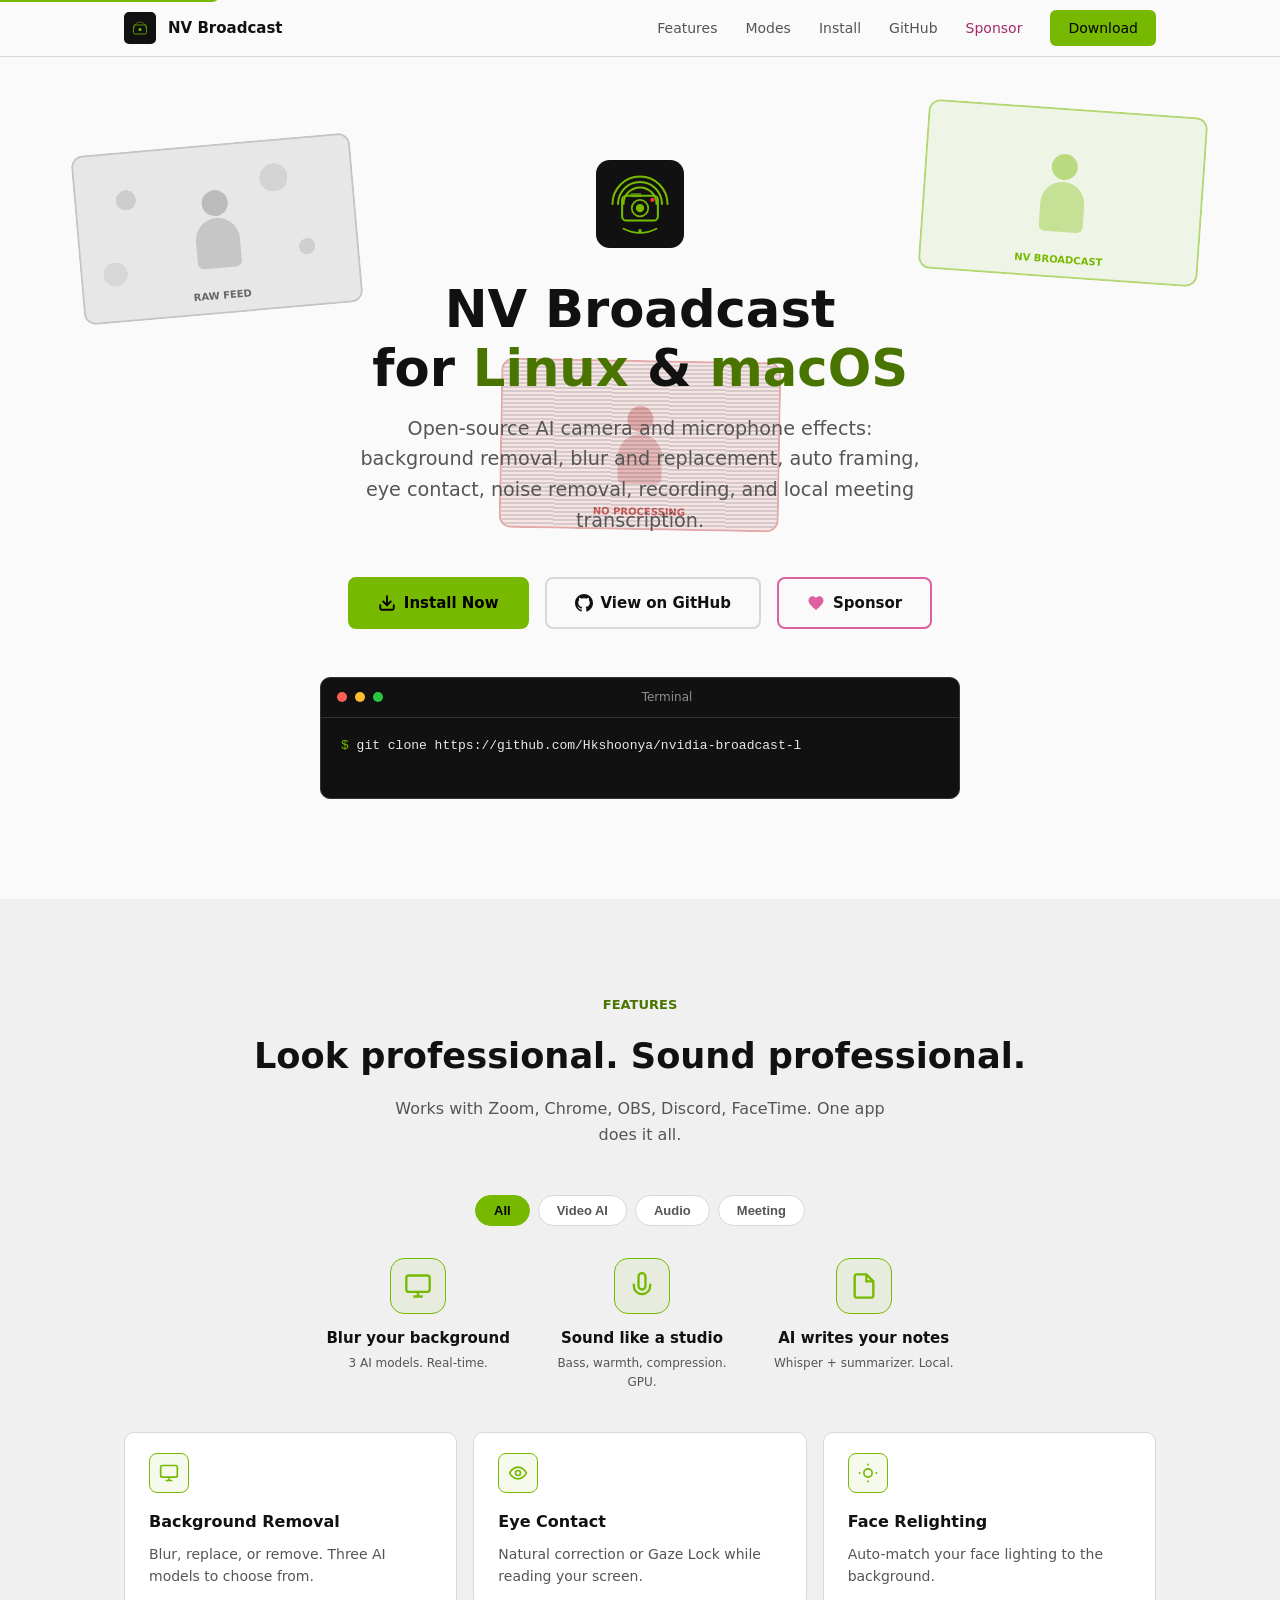
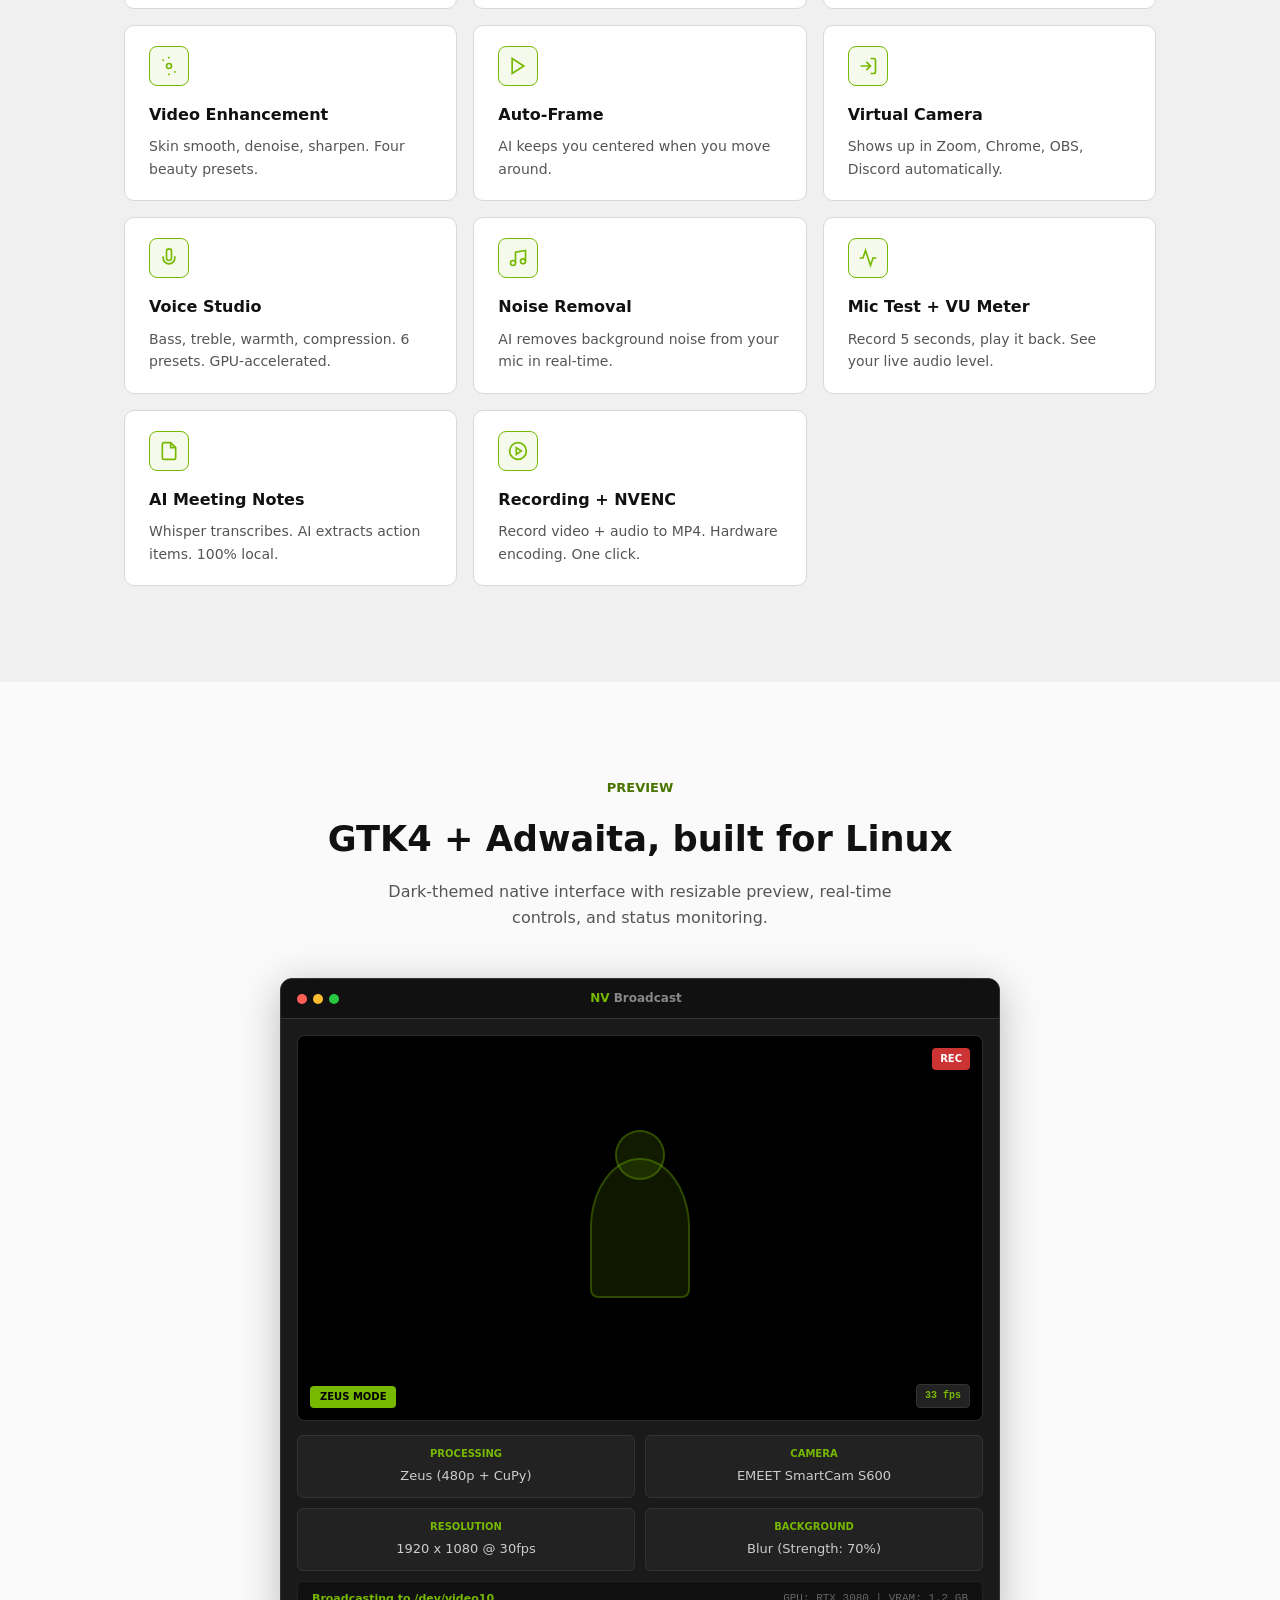
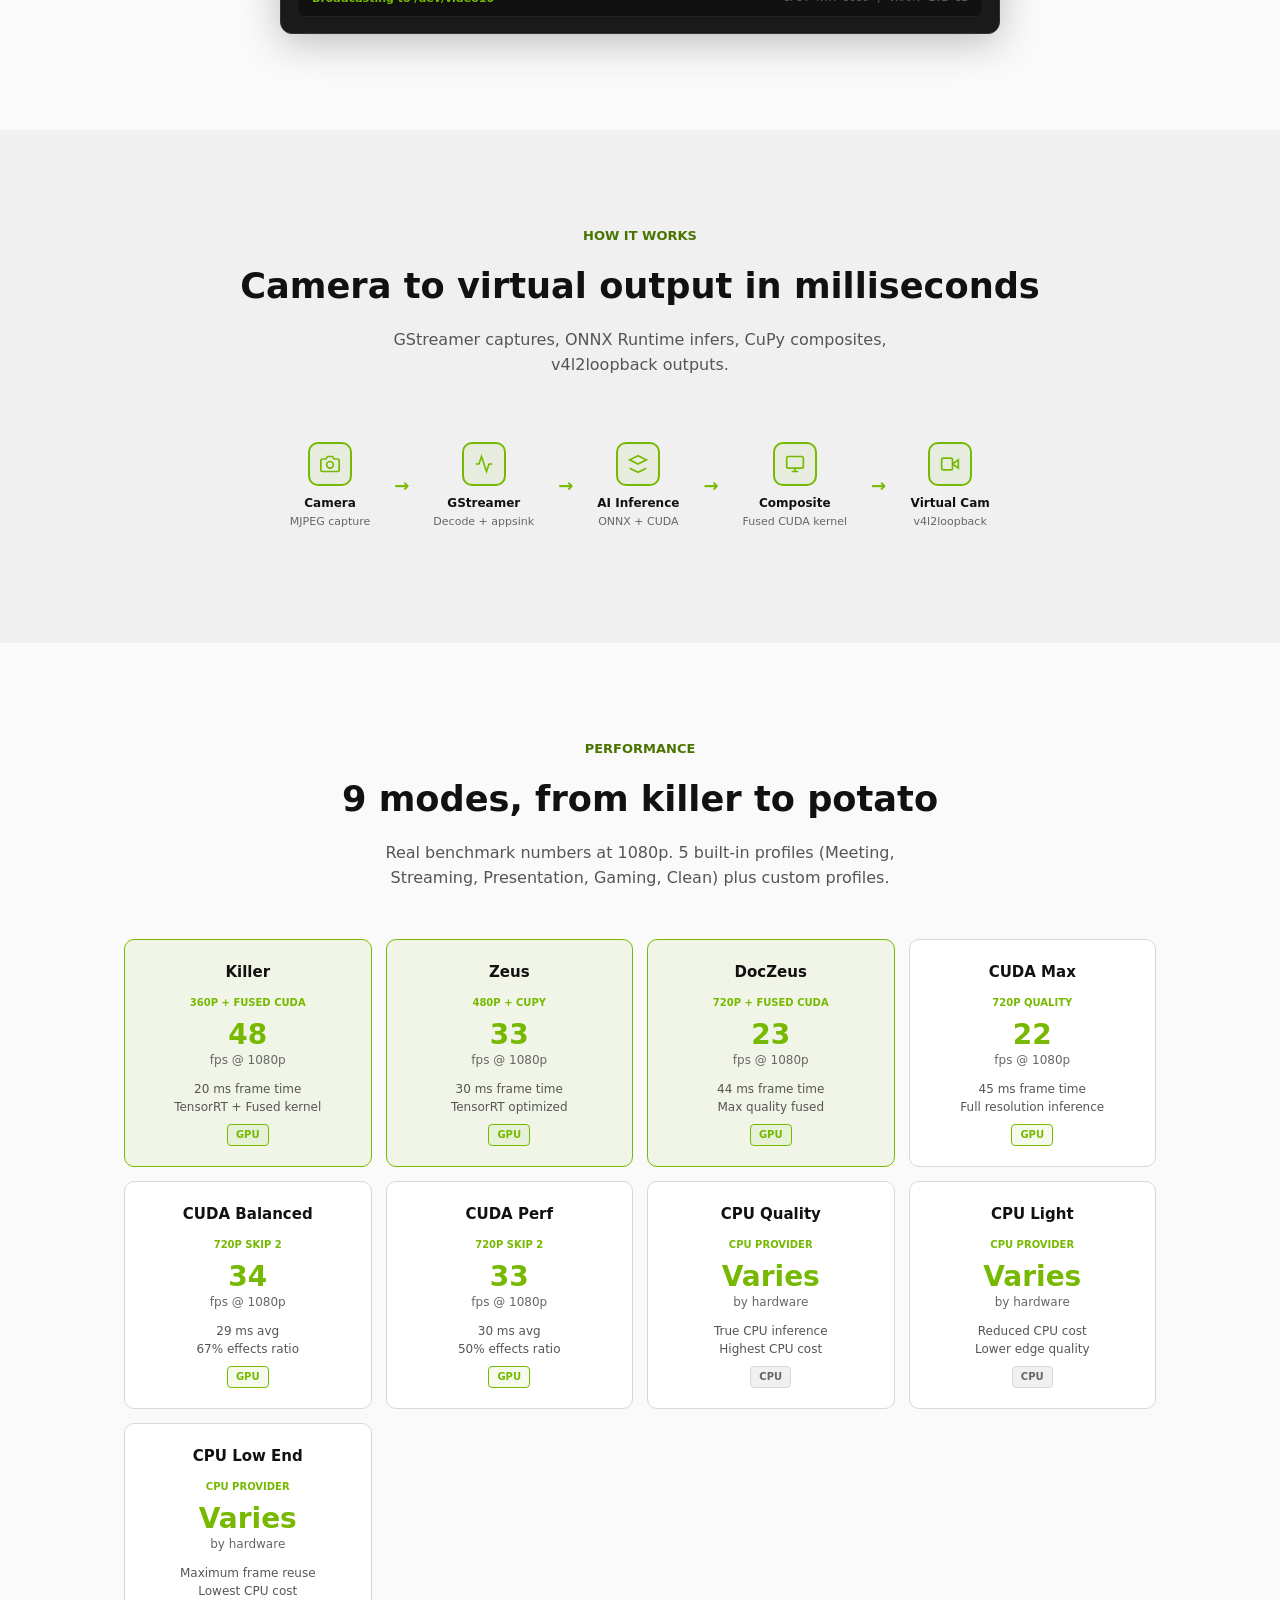
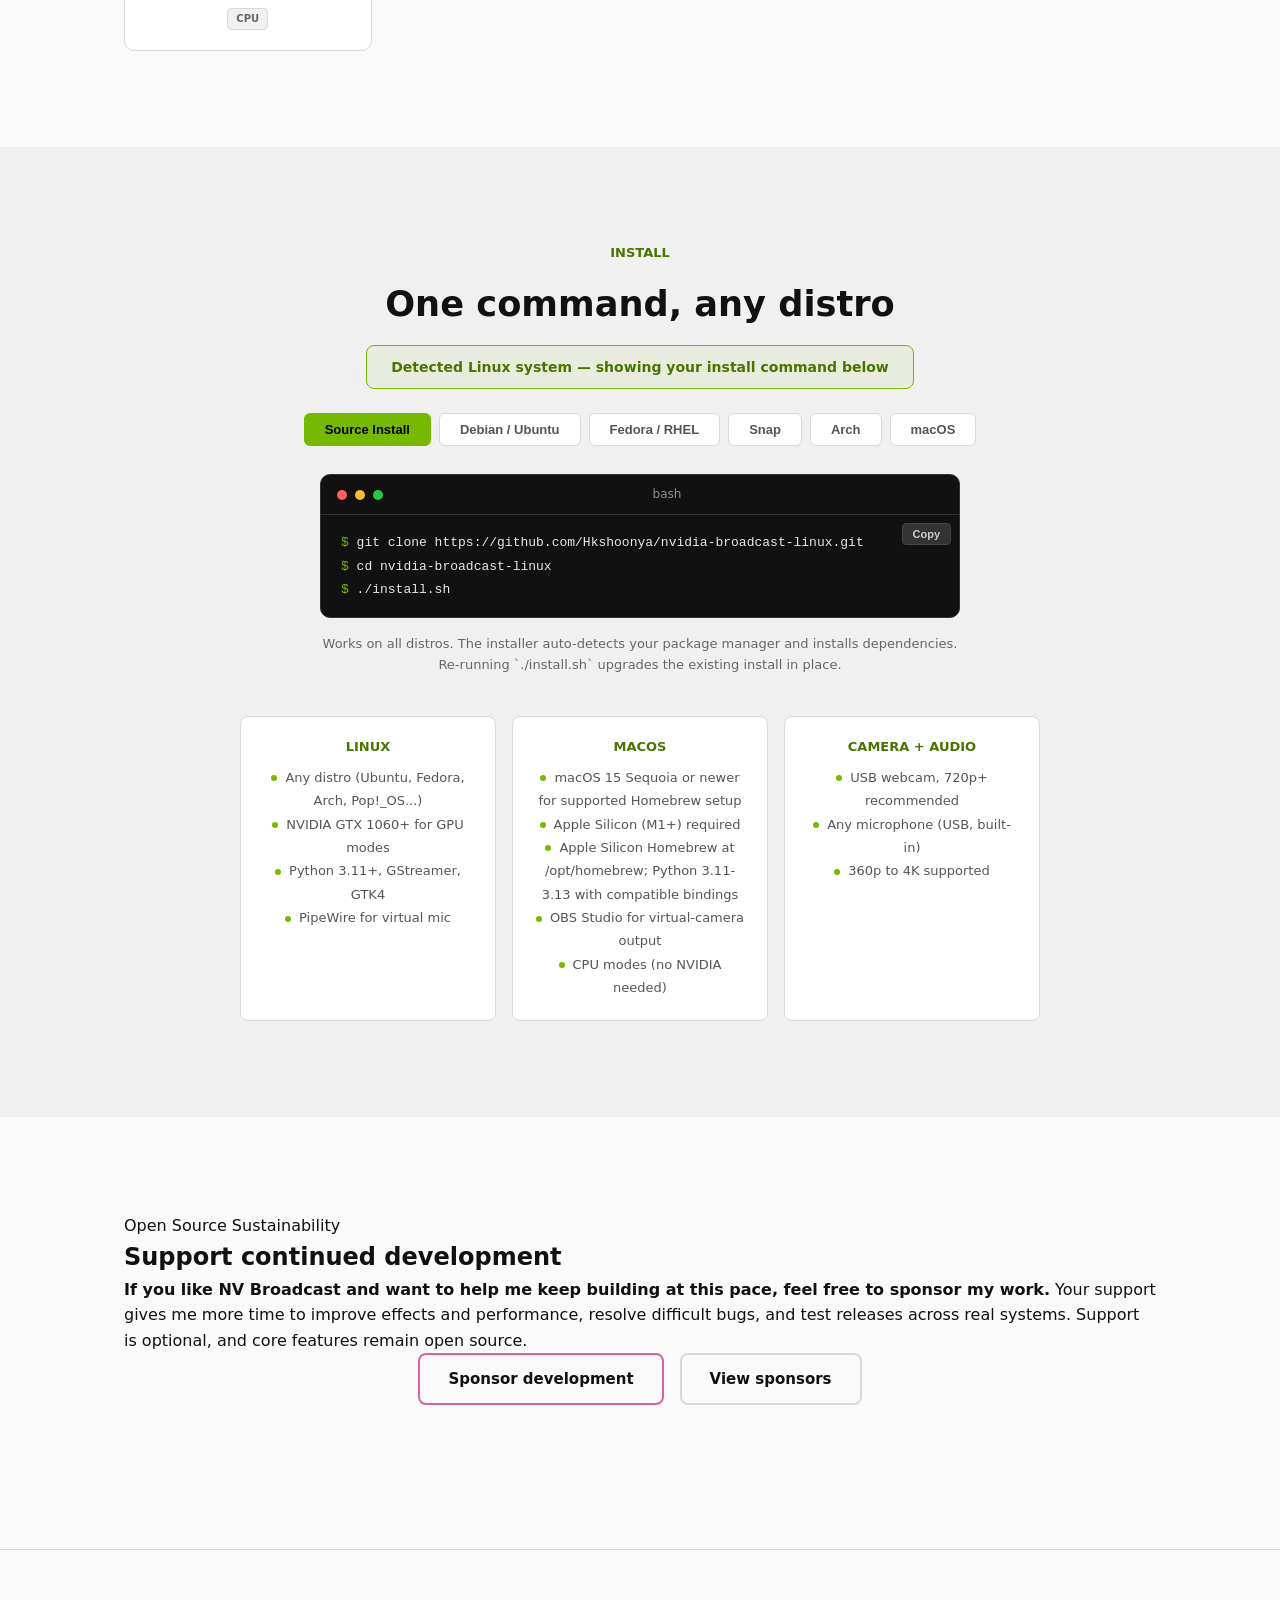
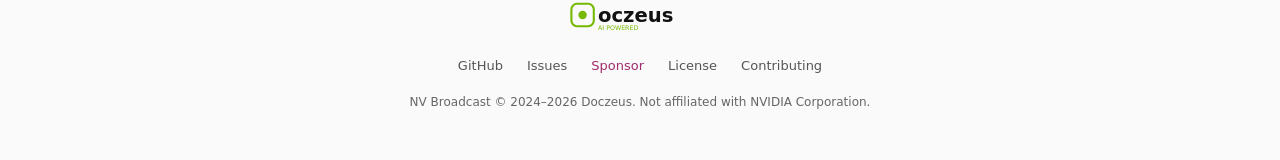
<file: docs/index.html>
<!DOCTYPE html>
<html lang="en">
<head>
<meta charset="UTF-8">
<meta name="viewport" content="width=device-width, initial-scale=1.0">
<title>NV Broadcast - AI Camera Effects for Linux &amp; macOS</title>
<meta name="description" content="Open-source AI camera and microphone effects for Linux and macOS: background blur and replacement, auto framing, noise removal, and local meeting transcription.">
<meta name="author" content="Doczeus">
<meta name="robots" content="index,follow,max-image-preview:large">
<meta name="theme-color" content="#111111">
<link rel="canonical" href="https://nvbroadcast.com/">
<meta property="og:site_name" content="NV Broadcast">
<meta property="og:title" content="NV Broadcast - AI Virtual Camera for Linux &amp; macOS">
<meta property="og:description" content="Open-source AI camera and microphone effects: background effects, auto framing, noise removal, and local meeting transcription.">
<meta property="og:type" content="website">
<meta property="og:url" content="https://nvbroadcast.com/">
<meta property="og:image" content="https://nvbroadcast.com/og-image.png">
<meta property="og:image:secure_url" content="https://nvbroadcast.com/og-image.png">
<meta property="og:image:type" content="image/png">
<meta property="og:image:width" content="1200">
<meta property="og:image:height" content="630">
<meta property="og:image:alt" content="NV Broadcast AI virtual camera for Linux and macOS">
<meta name="twitter:card" content="summary_large_image">
<meta name="twitter:title" content="NV Broadcast - AI Virtual Camera for Linux &amp; macOS">
<meta name="twitter:description" content="Open-source AI background effects, auto framing, noise removal, and local meeting transcription for Linux and macOS.">
<meta name="twitter:image" content="https://nvbroadcast.com/og-image.png">
<meta name="twitter:image:alt" content="NV Broadcast AI virtual camera for Linux and macOS">
<link rel="icon" type="image/svg+xml" href="data:image/svg+xml,%3Csvg xmlns='http://www.w3.org/2000/svg' viewBox='0 0 128 128'%3E%3Crect width='128' height='128' rx='20' fill='%23111'/%3E%3Ccircle cx='64' cy='70' r='6' fill='%2376b900'/%3E%3C/svg%3E">
<script type="application/ld+json">
{
  "@context": "https://schema.org",
  "@graph": [
    {
      "@type": "WebSite",
      "@id": "https://nvbroadcast.com/#website",
      "url": "https://nvbroadcast.com/",
      "name": "NV Broadcast",
      "description": "Open-source AI camera and microphone effects for Linux and macOS",
      "publisher": { "@id": "https://nvbroadcast.com/#author" }
    },
    {
      "@type": "SoftwareApplication",
      "@id": "https://nvbroadcast.com/#software",
      "name": "NV Broadcast",
      "url": "https://nvbroadcast.com/",
      "downloadUrl": "https://github.com/Hkshoonya/nvidia-broadcast-linux/releases/tag/v1.5.4",
      "softwareVersion": "1.5.4",
      "operatingSystem": "Linux, macOS 15 or later on Apple Silicon",
      "applicationCategory": "MultimediaApplication",
      "description": "AI virtual camera with background effects, auto framing, eye contact, noise removal, recording, and local meeting transcription",
      "image": "https://nvbroadcast.com/og-image.png",
      "author": { "@id": "https://nvbroadcast.com/#author" },
      "license": "https://spdx.org/licenses/GPL-3.0-or-later.html",
      "isAccessibleForFree": true,
      "offers": {
        "@type": "Offer",
        "price": "0",
        "priceCurrency": "USD"
      },
      "sameAs": [
        "https://github.com/Hkshoonya/nvidia-broadcast-linux",
        "https://snapcraft.io/nvbroadcast"
      ]
    },
    {
      "@type": "Person",
      "@id": "https://nvbroadcast.com/#author",
      "name": "Doczeus",
      "url": "https://github.com/Hkshoonya"
    }
  ]
}
</script>
<style>
/* ── Reset ── */
*, *::before, *::after { box-sizing: border-box; margin: 0; padding: 0; }

/* ── Tokens ── */
:root {
  --bg: #fafafa;
  --bg-alt: #f0f0f0;
  --surface: #ffffff;
  --surface-raised: #ffffff;
  --text: #111111;
  --text-secondary: #555555;
  --text-muted: #666666;
  --border: #d8d8d8;
  --border-subtle: #e8e8e8;
  --accent: #76b900;
  --accent-hover: #8ad400;
  --accent-text: #4a7400;
  --accent-surface: #76b90012;
  --sponsor-text: #a12a6a;
  --code-bg: #f0f0f0;
  --code-text: #1a1a1a;
  --terminal-bg: #111111;
  --terminal-text: #d4d4d4;
  --terminal-border: #333333;
  --card-shadow: 0 1px 3px rgba(0,0,0,0.06);
  --card-shadow-hover: 0 4px 12px rgba(0,0,0,0.1);
  --red: #cc3333;
  --rec-glow: #ff3333;
}

@media (prefers-color-scheme: dark) {
  :root {
    --bg: #0c0c0c;
    --bg-alt: #111111;
    --surface: #161616;
    --surface-raised: #1c1c1c;
    --text: #e8e8e8;
    --text-secondary: #999999;
    --text-muted: #888888;
    --border: #2a2a2a;
    --border-subtle: #222222;
    --accent: #76b900;
    --accent-hover: #8ad400;
    --accent-text: #76b900;
    --accent-surface: #76b90010;
    --sponsor-text: #db61a2;
    --code-bg: #1a1a1a;
    --code-text: #d4d4d4;
    --terminal-bg: #0a0a0a;
    --terminal-border: #2a2a2a;
    --card-shadow: 0 1px 3px rgba(0,0,0,0.3);
    --card-shadow-hover: 0 4px 16px rgba(0,0,0,0.4);
  }
}

/* ── Base ── */
html { scroll-behavior: smooth; -webkit-font-smoothing: antialiased; }
body {
  font-family: system-ui, -apple-system, 'Segoe UI', sans-serif;
  background: var(--bg);
  color: var(--text);
  line-height: 1.6;
  overflow-x: hidden;
}
a { color: var(--accent-text); text-decoration: none; }
a:hover { text-decoration: underline; }
img { max-width: 100%; display: block; }
code { font-family: 'SF Mono', 'Cascadia Code', 'Fira Code', ui-monospace, monospace; }

/* ── Layout ── */
.container { max-width: 1080px; margin: 0 auto; padding: 0 24px; }
.section { padding: 96px 0; }
.section-alt { background: var(--bg-alt); }

/* ── Nav ── */
nav {
  position: fixed; top: 0; left: 0; right: 0; z-index: 100;
  background: var(--bg);
  border-bottom: 1px solid var(--border);
  backdrop-filter: blur(12px);
  -webkit-backdrop-filter: blur(12px);
}
nav .container {
  display: flex; align-items: center; justify-content: space-between;
  height: 56px;
}
.nav-brand {
  display: flex; align-items: center; gap: 12px;
  text-decoration: none; color: var(--text);
}
.nav-brand svg { width: 32px; height: 32px; }
.nav-brand span { font-weight: 700; font-size: 15px; letter-spacing: 0; }
.nav-links { display: flex; align-items: center; gap: 28px; }
.nav-links a {
  font-size: 14px; font-weight: 500; color: var(--text-secondary);
  text-decoration: none; transition: color 0.2s;
}
.nav-links a:hover { color: var(--accent); text-decoration: none; }
.nav-cta {
  background: var(--accent) !important; color: #000 !important;
  padding: 7px 18px; border-radius: 6px; font-weight: 600; font-size: 13px;
  transition: background 0.2s;
}
.nav-cta:hover { background: var(--accent-hover) !important; }

/* ── Hero ── */
.hero {
  padding: 160px 0 100px;
  text-align: center;
  position: relative;
  overflow: hidden;
}
.hero > .container { position: relative; z-index: 1; }
.hero-icon {
  width: 88px; height: 88px;
  margin: 0 auto 32px;
}
.hero-icon svg { width: 100%; height: 100%; }
.hero h1 {
  font-size: clamp(2rem, 5vw, 3.2rem);
  font-weight: 800;
  letter-spacing: 0;
  line-height: 1.15;
  margin-bottom: 16px;
}
.hero h1 .accent { color: var(--accent-text); }

/* macOS text reveal — starts hidden, JS adds .animate to trigger */
.macos-reveal {
  display: inline-block;
  opacity: 0;
  transform: translateY(12px) scale(0.9);
  filter: blur(6px);
  transition: none;
}
.macos-reveal.animate {
  animation: macos-arrive 1.6s cubic-bezier(0.22, 1, 0.36, 1) forwards;
}
@keyframes macos-arrive {
  0% {
    opacity: 0;
    transform: translateY(12px) scale(0.9);
    filter: blur(6px);
  }
  50% {
    opacity: 0.8;
    transform: translateY(-2px) scale(1.02);
    filter: blur(1px);
  }
  100% {
    opacity: 1;
    transform: translateY(0) scale(1);
    filter: blur(0);
  }
}
.hero .subtitle {
  font-size: clamp(1rem, 2.5vw, 1.2rem);
  color: var(--text-secondary);
  max-width: 560px;
  margin: 0 auto 40px;
  line-height: 1.6;
}
.hero-ctas {
  display: flex; align-items: center; justify-content: center;
  gap: 16px; flex-wrap: wrap; margin-bottom: 48px;
}
.btn {
  display: inline-flex; align-items: center; gap: 8px;
  padding: 12px 28px; border-radius: 8px;
  font-weight: 600; font-size: 15px;
  text-decoration: none; cursor: pointer;
  border: 2px solid transparent;
  transition: all 0.2s ease;
}
.btn:hover { text-decoration: none; }
.btn-primary {
  background: var(--accent); color: #000; border-color: var(--accent);
}
.btn-primary:hover { background: var(--accent-hover); border-color: var(--accent-hover); }
.btn-secondary {
  background: transparent; color: var(--text);
  border-color: var(--border);
}
.btn-secondary:hover { border-color: var(--accent); color: var(--accent); }
.btn-icon { width: 18px; height: 18px; }

/* ── Terminal ── */
.terminal {
  max-width: 640px; margin: 0 auto;
  background: var(--terminal-bg);
  border: 1px solid var(--terminal-border);
  border-radius: 10px;
  overflow: hidden;
  text-align: left;
}
.terminal-bar {
  display: flex; align-items: center; gap: 8px;
  padding: 10px 16px;
  border-bottom: 1px solid var(--terminal-border);
}
.terminal-dot {
  width: 10px; height: 10px; border-radius: 50%;
}
.terminal-dot.r { background: #ff5f57; }
.terminal-dot.y { background: #febc2e; }
.terminal-dot.g { background: #28c840; }
.terminal-bar span {
  flex: 1; text-align: center;
  font-size: 12px; color: #909090; font-weight: 500;
}
.terminal-body {
  padding: 16px 20px;
  font-family: 'SF Mono', 'Cascadia Code', ui-monospace, monospace;
  font-size: 13px;
  line-height: 1.8;
  color: var(--terminal-text);
  min-height: 80px;
}
.terminal-line { white-space: normal; overflow-wrap: anywhere; }
.terminal-line .prompt { color: var(--accent); }
.terminal-line .cmd { color: #e8e8e8; }
.terminal-line .comment { color: #555; }
.cursor {
  display: inline-block; width: 8px; height: 16px;
  background: var(--accent); vertical-align: text-bottom;
  animation: blink-cursor 1s step-end infinite;
}
@keyframes blink-cursor {
  0%, 100% { opacity: 1; }
  50% { opacity: 0; }
}

/* ── Hero Scene: Raw → Distorted → Enhanced ── */
.hero-scene {
  position: absolute;
  inset: 0;
  pointer-events: none;
  z-index: 0;
  overflow: hidden;
}
.scene-frame {
  position: absolute;
  width: 280px;
  height: 170px;
  border-radius: 12px;
  overflow: hidden;
}
.scene-screen {
  width: 100%;
  height: 100%;
  border-radius: 12px;
  position: relative;
  display: flex;
  align-items: center;
  justify-content: center;
  overflow: hidden;
}
.scene-person { position: relative; z-index: 1; }
.scene-person .p-head {
  width: 26px; height: 26px;
  border-radius: 50%;
  margin: 0 auto 2px;
}
.scene-person .p-body {
  width: 44px; height: 50px;
  border-radius: 22px 22px 6px 6px;
}
.scene-label {
  position: absolute;
  bottom: 10px; left: 0; right: 0;
  text-align: center;
  font-size: 10px; font-weight: 700;
  letter-spacing: 0;
  text-transform: uppercase;
}

/* Raw frame */
.frame-raw {
  top: 16%; left: 6%;
  transform: rotate(-5deg);
  animation: float-a 7s ease-in-out infinite, vis-raw 10s ease-in-out infinite;
}
.frame-raw .scene-screen {
  background: rgba(100,100,100,0.12);
  border: 2px solid rgba(120,120,120,0.3);
}
.frame-raw .p-head { background: rgba(120,120,120,0.4); }
.frame-raw .p-body { background: rgba(120,120,120,0.3); }
.frame-raw .scene-label { color: var(--text-muted); }
.frame-raw .scene-screen::before {
  content: '';
  position: absolute; inset: 0;
  background:
    radial-gradient(circle at 18% 28%, rgba(100,100,100,0.2) 10px, transparent 10px),
    radial-gradient(circle at 72% 22%, rgba(100,100,100,0.15) 14px, transparent 14px),
    radial-gradient(circle at 82% 65%, rgba(100,100,100,0.18) 8px, transparent 8px),
    radial-gradient(circle at 12% 72%, rgba(100,100,100,0.12) 12px, transparent 12px);
}

/* Distorted frame */
.frame-bad {
  top: 40%; left: 50%;
  transform: translateX(-50%) rotate(1deg);
  animation: float-b 6s ease-in-out infinite, vis-bad 10s ease-in-out infinite;
}
.frame-bad .scene-screen {
  background: rgba(200,50,50,0.1);
  border: 2px solid rgba(200,80,80,0.4);
}
.frame-bad .p-head { background: rgba(200,80,80,0.4); }
.frame-bad .p-body { background: rgba(200,80,80,0.3); }
.frame-bad .scene-label { color: rgba(200,80,80,0.9); }
.frame-bad .scene-screen::before {
  content: '';
  position: absolute; inset: 0;
  background: repeating-linear-gradient(
    0deg, transparent, transparent 2px,
    rgba(0,0,0,0.12) 2px, rgba(0,0,0,0.12) 4px
  );
  z-index: 2;
  animation: scanline-drift 4s linear infinite;
}
@keyframes scanline-drift {
  0% { transform: translateY(0); }
  100% { transform: translateY(4px); }
}
.frame-bad .scene-screen::after {
  content: '';
  position: absolute; inset: 0;
  z-index: 3;
  animation: rgb-shift 3s step-end infinite;
}
@keyframes rgb-shift {
  0%, 85% { box-shadow: inset 3px 0 rgba(255,0,0,0.2), inset -3px 0 rgba(0,200,255,0.2); }
  88% { box-shadow: inset -5px 0 rgba(255,0,0,0.3), inset 5px 0 rgba(0,200,255,0.3); }
  92% { box-shadow: inset 2px 0 rgba(255,0,0,0.15), inset -2px 0 rgba(0,200,255,0.15); }
  95% { box-shadow: inset -6px 0 rgba(255,0,0,0.25), inset 6px 0 rgba(0,200,255,0.25); }
}

/* Enhanced frame */
.frame-good {
  top: 12%; right: 6%;
  transform: rotate(4deg);
  animation: float-c 8s ease-in-out infinite, vis-good 10s ease-in-out infinite;
}
.frame-good .scene-screen {
  background: rgba(118,185,0,0.08);
  border: 2px solid rgba(118,185,0,0.5);
}
.frame-good .p-head { background: rgba(118,185,0,0.45); }
.frame-good .p-body { background: rgba(118,185,0,0.35); }
.frame-good .scene-label { color: var(--accent); }
.frame-good .scene-screen::before {
  content: '';
  position: absolute; inset: -1px;
  border-radius: 12px;
  box-shadow: 0 0 30px rgba(118,185,0,0.2), 0 0 60px rgba(118,185,0,0.1);
}

/* Float animations */
@keyframes float-a {
  0%, 100% { transform: rotate(-5deg) translateY(0); }
  50% { transform: rotate(-5deg) translateY(-10px); }
}
@keyframes float-b {
  0%, 100% { transform: translateX(-50%) rotate(1deg) translateY(0); }
  50% { transform: translateX(-50%) rotate(1deg) translateY(-8px); }
}
@keyframes float-c {
  0%, 100% { transform: rotate(4deg) translateY(0); }
  50% { transform: rotate(4deg) translateY(-12px); }
}

/* Sequential highlight: Raw → Bad → Good */
@keyframes vis-raw {
  0%, 3% { opacity: 0.08; }
  8%, 28% { opacity: 0.55; }
  33%, 100% { opacity: 0.08; }
}
@keyframes vis-bad {
  0%, 33% { opacity: 0.08; }
  38%, 58% { opacity: 0.55; }
  63%, 100% { opacity: 0.08; }
}
@keyframes vis-good {
  0%, 63% { opacity: 0.08; }
  68%, 92% { opacity: 0.65; }
  97%, 100% { opacity: 0.08; }
}

/* Sponsor button */
.btn-sponsor {
  background: transparent; color: var(--text);
  border-color: #db61a2;
}
.btn-sponsor:hover { border-color: #db61a2; color: #db61a2; }
.btn-sponsor svg { fill: #db61a2; }

/* ── Broadcast wave animation on icon ── */
.wave { transition: opacity 0.3s; }
@keyframes wave-pulse {
  0%, 100% { opacity: 0.15; }
  50% { opacity: 0.7; }
}
.wave-1 { animation: wave-pulse 2.4s ease-in-out infinite; }
.wave-2 { animation: wave-pulse 2.4s ease-in-out 0.4s infinite; }
.wave-3 { animation: wave-pulse 2.4s ease-in-out 0.8s infinite; }
@keyframes rec-blink {
  0%, 100% { opacity: 0.9; }
  50% { opacity: 0.15; }
}
.rec-dot { animation: rec-blink 1.6s ease-in-out infinite; }

/* ── Scroll reveal ── */
.reveal {
  opacity: 0;
  transform: translateY(24px);
  transition: opacity 0.5s ease, transform 0.5s ease;
}
.reveal.visible {
  opacity: 1;
  transform: translateY(0);
}
.reveal-delay-1 { transition-delay: 0.1s; }
.reveal-delay-2 { transition-delay: 0.2s; }
.reveal-delay-3 { transition-delay: 0.3s; }
.reveal-delay-4 { transition-delay: 0.4s; }
.reveal-delay-5 { transition-delay: 0.5s; }

/* ── Section headers ── */
.section-tag {
  font-size: 13px; font-weight: 700; color: var(--accent-text);
  text-transform: uppercase; letter-spacing: 0;
  margin-bottom: 12px;
}
.section-title {
  font-size: clamp(1.5rem, 3.5vw, 2.2rem);
  font-weight: 800; letter-spacing: 0;
  margin-bottom: 12px;
}
.section-desc {
  font-size: 16px; color: var(--text-secondary);
  max-width: 520px; margin: 0 auto 48px;
  text-align: center;
}

/* ── Feature grid ── */
/* ── Feature category tabs ── */
.feature-tabs {
  display: flex; justify-content: center;
  gap: 8px; margin-bottom: 32px; flex-wrap: wrap;
}
.feature-tab {
  padding: 7px 18px; border: 1px solid var(--border);
  border-radius: 20px; font-size: 13px; font-weight: 600;
  cursor: pointer; background: var(--surface); color: var(--text-secondary);
  transition: all 0.2s;
}
.feature-tab:hover { border-color: var(--accent); color: var(--accent); }
.feature-tab.active {
  background: var(--accent); color: #000; border-color: var(--accent);
}

/* ── Hero features — the big 3 ── */
.hero-features {
  display: flex; justify-content: center; gap: 32px;
  margin-bottom: 40px; flex-wrap: wrap;
}
.hero-feature {
  text-align: center; max-width: 200px;
}
.hero-feature-icon {
  width: 56px; height: 56px;
  background: var(--accent-surface); border: 1px solid var(--accent);
  border-radius: 14px;
  display: flex; align-items: center; justify-content: center;
  margin: 0 auto 12px;
  transition: transform 0.3s ease, box-shadow 0.3s ease;
}
.hero-feature:hover .hero-feature-icon {
  transform: translateY(-3px);
  box-shadow: 0 4px 16px rgba(118, 185, 0, 0.2);
}
.hero-feature h3 {
  font-size: 15px; font-weight: 700; margin-bottom: 4px;
}
.hero-feature p {
  font-size: 12px; color: var(--text-secondary);
}

/* ── Feature grid ── */
.features-grid {
  display: grid;
  grid-template-columns: repeat(auto-fit, minmax(260px, 1fr));
  gap: 16px;
}
.feature-card {
  background: var(--surface);
  border: 1px solid var(--border);
  border-radius: 10px;
  padding: 20px 24px;
  text-align: left;
  transition: box-shadow 0.25s ease, border-color 0.25s ease, transform 0.25s ease, opacity 0.3s ease;
}
.feature-card:hover {
  box-shadow: var(--card-shadow-hover);
  border-color: var(--accent);
  transform: translateY(-2px);
}
.feature-card.hidden {
  display: none;
}
.feature-icon {
  width: 40px; height: 40px;
  background: var(--accent-surface);
  border: 1px solid var(--accent);
  border-radius: 8px;
  display: flex; align-items: center; justify-content: center;
  margin-bottom: 16px;
  font-size: 18px;
}
.feature-card h3 {
  font-size: 16px; font-weight: 700;
  margin-bottom: 8px;
}
.feature-card p {
  font-size: 14px; color: var(--text-secondary); line-height: 1.6;
}

/* ── App Preview ── */
.preview-window {
  max-width: 720px; margin: 0 auto;
  background: #1a1a1a;
  border-radius: 12px;
  border: 1px solid #333;
  overflow: hidden;
  box-shadow: 0 8px 40px rgba(0,0,0,0.25);
}
.preview-titlebar {
  display: flex; align-items: center;
  padding: 10px 16px;
  background: #111;
  border-bottom: 1px solid #333;
  gap: 10px;
}
.preview-titlebar .dots { display: flex; gap: 6px; }
.preview-titlebar .dot { width: 10px; height: 10px; border-radius: 50%; }
.preview-titlebar .dot-r { background: #ff5f57; }
.preview-titlebar .dot-y { background: #febc2e; }
.preview-titlebar .dot-g { background: #28c840; }
.preview-titlebar .title {
  flex: 1; text-align: center;
  font-size: 12px; color: #888; font-weight: 600;
}
.preview-titlebar .title .nv { color: #76b900; }
.preview-content { padding: 16px; }
.preview-video {
  background: #000;
  border-radius: 8px;
  aspect-ratio: 16/9;
  display: flex; align-items: center; justify-content: center;
  position: relative;
  overflow: hidden;
  border: 1px solid #2a2a2a;
}
.preview-video .silhouette {
  position: relative; width: 100%; height: 100%;
  display: flex; align-items: center; justify-content: center;
}
.preview-video .person {
  width: 100px; height: 140px;
  background: #76b90020;
  border: 2px solid #76b90050;
  border-radius: 50% 50% 8px 8px;
  position: relative;
}
.preview-video .person::before {
  content: '';
  width: 50px; height: 50px;
  background: #76b90025;
  border: 2px solid #76b90050;
  border-radius: 50%;
  position: absolute; top: -30px; left: 50%; transform: translateX(-50%);
}
.preview-video .badge-live {
  position: absolute; top: 12px; right: 12px;
  background: var(--red);
  color: #fff;
  font-size: 10px; font-weight: 700;
  padding: 3px 8px; border-radius: 4px;
  letter-spacing: 0;
  animation: rec-blink 1.6s ease-in-out infinite;
}
.preview-video .badge-mode {
  position: absolute; bottom: 12px; left: 12px;
  background: #76b900;
  color: #000;
  font-size: 10px; font-weight: 700;
  padding: 3px 10px; border-radius: 4px;
  letter-spacing: 0;
}
.preview-video .badge-fps {
  position: absolute; bottom: 12px; right: 12px;
  background: #222;
  color: #76b900;
  font-size: 10px; font-weight: 600;
  padding: 3px 8px; border-radius: 4px;
  font-family: ui-monospace, monospace;
  border: 1px solid #333;
}
.preview-controls {
  display: grid; grid-template-columns: 1fr 1fr;
  gap: 10px; margin-top: 14px;
}
.preview-ctrl {
  background: #222;
  border-radius: 6px;
  padding: 10px 14px;
  border: 1px solid #333;
}
.preview-ctrl .label {
  font-size: 10px; color: #76b900; font-weight: 700;
  text-transform: uppercase; letter-spacing: 0;
  margin-bottom: 4px;
}
.preview-ctrl .value {
  font-size: 13px; color: #ccc; font-weight: 500;
}
.preview-status {
  margin-top: 10px;
  padding: 8px 14px;
  background: #111;
  border-radius: 6px;
  border: 1px solid #222;
  display: flex; align-items: center; justify-content: space-between;
}
.preview-status .left {
  font-size: 11px; color: #76b900; font-weight: 600;
}
.preview-status .right {
  font-size: 11px; color: #666; font-family: ui-monospace, monospace;
}

/* ── Modes grid ── */
.modes-grid {
  display: grid;
  grid-template-columns: repeat(auto-fill, minmax(220px, 1fr));
  gap: 14px;
}
.mode-card {
  background: var(--surface);
  border: 1px solid var(--border);
  border-radius: 10px;
  padding: 20px;
  text-align: center;
  transition: border-color 0.25s, box-shadow 0.25s, transform 0.25s;
}
.mode-card:hover {
  border-color: var(--accent);
  box-shadow: var(--card-shadow-hover);
  transform: translateY(-2px);
}
.mode-card.featured {
  border-color: var(--accent);
  background: var(--accent-surface);
}
.mode-name {
  font-size: 15px; font-weight: 700; margin-bottom: 4px;
}
.mode-badge {
  display: inline-block;
  font-size: 10px; font-weight: 700;
  color: var(--accent);
  text-transform: uppercase;
  letter-spacing: 0;
  margin-bottom: 10px;
}
.mode-fps {
  font-size: 28px; font-weight: 800;
  color: var(--accent);
  line-height: 1;
  margin-bottom: 2px;
}
.mode-fps-label {
  font-size: 12px; color: var(--text-muted); font-weight: 500;
}
.mode-detail {
  font-size: 12px; color: var(--text-secondary);
  margin-top: 10px; line-height: 1.5;
}
.mode-tag {
  display: inline-block;
  font-size: 10px; font-weight: 600;
  padding: 2px 8px; border-radius: 4px;
  margin-top: 8px;
}
.mode-tag.gpu {
  background: var(--accent-surface); color: var(--accent);
  border: 1px solid var(--accent);
}
.mode-tag.cpu {
  background: var(--bg-alt); color: var(--text-muted);
  border: 1px solid var(--border);
}

/* ── Pipeline ── */
.pipeline {
  display: flex; align-items: center; justify-content: center;
  gap: 0; flex-wrap: wrap;
  margin: 0 auto; max-width: 800px;
}
.pipeline-step {
  display: flex; flex-direction: column; align-items: center;
  padding: 16px 20px; min-width: 120px;
}
.pipeline-step .icon {
  width: 44px; height: 44px;
  border: 2px solid var(--accent);
  border-radius: 10px;
  display: flex; align-items: center; justify-content: center;
  font-size: 18px;
  margin-bottom: 8px;
  background: var(--accent-surface);
}
.pipeline-step .step-label {
  font-size: 12px; font-weight: 700;
  color: var(--text);
  text-align: center;
}
.pipeline-step .step-detail {
  font-size: 11px; color: var(--text-muted); text-align: center;
}
.pipeline-arrow {
  font-size: 18px; color: var(--accent);
  font-weight: 700; padding: 0 4px;
  align-self: center;
}

/* ── Install section ── */
/* ── OS detection banner ── */
.os-detect-banner {
  display: inline-block;
  background: var(--accent-surface);
  border: 1px solid var(--accent);
  border-radius: 8px;
  padding: 10px 24px;
  font-size: 14px;
  font-weight: 600;
  color: var(--accent-text);
  margin-bottom: 24px;
}

.install-tabs {
  display: flex; justify-content: center;
  gap: 8px; margin-bottom: 28px; flex-wrap: wrap;
}
.install-tab {
  padding: 8px 20px;
  border: 1px solid var(--border);
  border-radius: 6px;
  font-size: 13px; font-weight: 600;
  cursor: pointer;
  background: var(--surface);
  color: var(--text-secondary);
  transition: all 0.2s;
}
.install-tab:hover { border-color: var(--accent); color: var(--accent); }
.install-tab.active {
  background: var(--accent); color: #000;
  border-color: var(--accent);
}
.install-block {
  max-width: 640px; margin: 0 auto;
}
.install-block .terminal { margin-bottom: 16px; }
.install-pane { display: none; }
.install-pane.active { display: block; }
.copy-btn {
  position: absolute; top: 8px; right: 8px;
  background: #333; border: 1px solid #444;
  color: #ccc; padding: 4px 10px;
  border-radius: 4px; font-size: 11px;
  cursor: pointer; font-weight: 600;
  transition: all 0.2s;
}
.copy-btn:hover { background: #444; color: #fff; }
.copy-btn.copied { background: var(--accent); color: #000; border-color: var(--accent); }
.terminal-body { position: relative; }
.install-note {
  text-align: center;
  font-size: 13px; color: var(--text-muted);
  margin-top: 16px;
}
.install-note a { color: var(--accent-text); }

/* ── Requirements ── */
.req-grid {
  display: grid;
  grid-template-columns: repeat(auto-fit, minmax(240px, 1fr));
  gap: 16px; max-width: 800px; margin: 40px auto 0;
}
.req-card {
  background: var(--surface);
  border: 1px solid var(--border);
  border-radius: 8px;
  padding: 20px;
}
.req-card h3 {
  font-size: 13px; font-weight: 700; color: var(--accent-text);
  text-transform: uppercase; letter-spacing: 0;
  margin-bottom: 8px;
}
.req-card ul {
  list-style: none;
  font-size: 13px; color: var(--text-secondary); line-height: 1.8;
}
.req-card li::before {
  content: ''; display: inline-block;
  width: 6px; height: 6px; border-radius: 50%;
  background: var(--accent);
  margin-right: 8px; vertical-align: middle;
}

/* ── Footer ── */
footer {
  padding: 48px 0;
  border-top: 1px solid var(--border);
  text-align: center;
}
.footer-brand { margin-bottom: 16px; }
.footer-brand svg { margin: 0 auto; }
.footer-links {
  display: flex; align-items: center; justify-content: center;
  flex-wrap: wrap;
  gap: 24px; margin-bottom: 16px;
}
.footer-links a {
  font-size: 13px; font-weight: 500; color: var(--text-secondary);
}
.footer-links a:hover { color: var(--accent); }
.sponsor-link,
.sponsor-link:hover { color: var(--sponsor-text) !important; }
.footer-copy {
  font-size: 12px; color: var(--text-muted);
}

/* ── Accessibility ── */
.skip-link {
  position: absolute; top: -40px; left: 0;
  background: var(--accent); color: #000;
  padding: 8px 16px; z-index: 200;
  font-weight: 600; border-radius: 0 0 8px 0;
  transition: top 0.2s;
}
.skip-link:focus { top: 0; }

*:focus-visible {
  outline: 2px solid var(--accent);
  outline-offset: 2px;
}

button:focus-visible, a:focus-visible {
  outline: 2px solid var(--accent);
  outline-offset: 2px;
}

.sr-only {
  position: absolute; width: 1px; height: 1px;
  padding: 0; margin: -1px; overflow: hidden;
  clip: rect(0, 0, 0, 0); white-space: nowrap; border: 0;
}

/* ── Misc ── */
.text-center { text-align: center; }
.mono { font-family: 'SF Mono', 'Cascadia Code', ui-monospace, monospace; }

/* ── Responsive ── */
@media (max-width: 768px) {
  .nav-links a:not(.nav-cta) { display: none; }
  .hero-scene { display: none; }
  .hero { padding: 120px 0 64px; }
  .section { padding: 64px 0; }
  .features-grid { grid-template-columns: 1fr; }
  .hero-features { flex-direction: column; align-items: center; gap: 20px; }
  .feature-tabs { gap: 6px; }
  .modes-grid { grid-template-columns: repeat(auto-fill, minmax(160px, 1fr)); }
  .preview-controls { grid-template-columns: 1fr; }
  .pipeline { flex-direction: column; }
  .pipeline-arrow { transform: rotate(90deg); }
  .req-grid { grid-template-columns: 1fr; }
}
@media (max-width: 480px) {
  .hero-ctas { flex-direction: column; }
  .btn { width: 100%; justify-content: center; }
  .modes-grid { grid-template-columns: 1fr 1fr; }
  .mode-fps { font-size: 22px; }
}

@media (prefers-reduced-motion: reduce) {
  .reveal { transition: none; opacity: 1; transform: none; }
  .macos-reveal { animation: none; opacity: 1; transform: none; filter: none; }
  .hero-feature-icon { transition: none; }
  .feature-card { transition: none; }
  * { transition-duration: 0.01ms !important; }
}
</style>
</head>
<body>

<a href="#main-content" class="skip-link">Skip to main content</a>

<!-- ─── Nav ─── -->
<nav>
  <div class="container">
    <a href="#" class="nav-brand">
      <svg viewBox="0 0 128 128" width="32" height="32" role="img" aria-label="NV Broadcast logo">
        <rect width="128" height="128" rx="20" fill="#111"/>
        <path d="M 40 64 A 24 24 0 0 1 88 64" fill="none" stroke="#76b900" stroke-width="3" stroke-linecap="round" opacity="0.7"/>
        <rect x="38" y="52" width="52" height="36" rx="6" fill="none" stroke="#76b900" stroke-width="3"/>
        <circle cx="64" cy="70" r="6" fill="#76b900"/>
      </svg>
      <span>NV Broadcast</span>
    </a>
    <div class="nav-links">
      <a href="#features">Features</a>
      <a href="#modes">Modes</a>
      <a href="#install">Install</a>
      <a href="https://github.com/Hkshoonya/nvidia-broadcast-linux" target="_blank" rel="noopener">GitHub</a>
      <a href="https://github.com/sponsors/Hkshoonya?metadata_campaign=nvbroadcast_site" target="_blank" rel="noopener" class="sponsor-link">Sponsor</a>
      <a href="#install" class="nav-cta">Download</a>
    </div>
  </div>
</nav>

<main>
<!-- ─── Hero ─── -->
<section class="hero" id="main-content">
  <!-- Background: Raw → Distorted → Enhanced progression -->
  <div class="hero-scene" aria-hidden="true">
    <div class="scene-frame frame-raw">
      <div class="scene-screen">
        <div class="scene-person"><div class="p-head"></div><div class="p-body"></div></div>
      </div>
      <div class="scene-label">Raw Feed</div>
    </div>
    <div class="scene-frame frame-bad">
      <div class="scene-screen">
        <div class="scene-person"><div class="p-head"></div><div class="p-body"></div></div>
      </div>
      <div class="scene-label">No Processing</div>
    </div>
    <div class="scene-frame frame-good">
      <div class="scene-screen">
        <div class="scene-person"><div class="p-head"></div><div class="p-body"></div></div>
      </div>
      <div class="scene-label">NV Broadcast</div>
    </div>
  </div>
  <div class="container">

    <div class="hero-icon reveal">
      <svg viewBox="0 0 128 128" role="img" aria-label="NV Broadcast camera icon with broadcast waves">
        <rect width="128" height="128" rx="20" fill="#111"/>
        <path class="wave wave-1" d="M 24 64 A 40 40 0 0 1 104 64" fill="none" stroke="#76b900" stroke-width="3" stroke-linecap="round"/>
        <path class="wave wave-2" d="M 32 64 A 32 32 0 0 1 96 64" fill="none" stroke="#76b900" stroke-width="3" stroke-linecap="round"/>
        <path class="wave wave-3" d="M 40 64 A 24 24 0 0 1 88 64" fill="none" stroke="#76b900" stroke-width="3" stroke-linecap="round"/>
        <rect x="38" y="52" width="52" height="36" rx="6" fill="none" stroke="#76b900" stroke-width="3"/>
        <circle cx="64" cy="70" r="12" fill="none" stroke="#76b900" stroke-width="2.5"/>
        <circle cx="64" cy="70" r="6" fill="#76b900"/>
        <rect x="50" y="48" width="16" height="6" rx="2" fill="#76b900" opacity="0.6"/>
        <circle class="rec-dot" cx="82" cy="58" r="3" fill="#ff3333"/>
        <path d="M 40 100 Q 64 112 88 100" fill="none" stroke="#76b900" stroke-width="2.5" stroke-linecap="round"/>
        <circle cx="64" cy="103" r="2.5" fill="#76b900"/>
      </svg>
    </div>

    <h1 class="reveal reveal-delay-1">
      NV Broadcast<br>for <span class="accent">Linux</span> <span class="macos-reveal">&amp; <span class="accent">macOS</span></span>
    </h1>
    <p class="subtitle reveal reveal-delay-2">
      Open-source AI camera and microphone effects: background removal, blur and replacement, auto framing, eye contact, noise removal, recording, and local meeting transcription.
    </p>

    <div class="hero-ctas reveal reveal-delay-3">
      <a href="#install" class="btn btn-primary">
        <svg class="btn-icon" viewBox="0 0 24 24" fill="none" stroke="currentColor" stroke-width="2.5" stroke-linecap="round" stroke-linejoin="round" aria-hidden="true"><path d="M21 15v4a2 2 0 0 1-2 2H5a2 2 0 0 1-2-2v-4"/><polyline points="7 10 12 15 17 10"/><line x1="12" y1="15" x2="12" y2="3"/></svg>
        Install Now
      </a>
      <a href="https://github.com/Hkshoonya/nvidia-broadcast-linux" target="_blank" rel="noopener" class="btn btn-secondary">
        <svg class="btn-icon" viewBox="0 0 24 24" fill="currentColor" aria-hidden="true"><path d="M12 0c-6.626 0-12 5.373-12 12 0 5.302 3.438 9.8 8.207 11.387.599.111.793-.261.793-.577v-2.234c-3.338.726-4.033-1.416-4.033-1.416-.546-1.387-1.333-1.756-1.333-1.756-1.089-.745.083-.729.083-.729 1.205.084 1.839 1.237 1.839 1.237 1.07 1.834 2.807 1.304 3.492.997.107-.775.418-1.305.762-1.604-2.665-.305-5.467-1.334-5.467-5.931 0-1.311.469-2.381 1.236-3.221-.124-.303-.535-1.524.117-3.176 0 0 1.008-.322 3.301 1.23.957-.266 1.983-.399 3.003-.404 1.02.005 2.047.138 3.006.404 2.291-1.552 3.297-1.23 3.297-1.23.653 1.653.242 2.874.118 3.176.77.84 1.235 1.911 1.235 3.221 0 4.609-2.807 5.624-5.479 5.921.43.372.823 1.102.823 2.222v3.293c0 .319.192.694.801.576 4.765-1.589 8.199-6.086 8.199-11.386 0-6.627-5.373-12-12-12z"/></svg>
        View on GitHub
      </a>
      <a href="https://github.com/sponsors/Hkshoonya?metadata_campaign=nvbroadcast_site" target="_blank" rel="noopener" class="btn btn-sponsor">
        <svg class="btn-icon" viewBox="0 0 24 24" fill="#db61a2" aria-hidden="true"><path d="M12 21.35l-1.45-1.32C5.4 15.36 2 12.28 2 8.5 2 5.42 4.42 3 7.5 3c1.74 0 3.41.81 4.5 2.09C13.09 3.81 14.76 3 16.5 3 19.58 3 22 5.42 22 8.5c0 3.78-3.4 6.86-8.55 11.54L12 21.35z"/></svg>
        Sponsor
      </a>
    </div>

    <div class="terminal reveal reveal-delay-4" id="hero-terminal" role="region" aria-label="Terminal command">
      <div class="terminal-bar">
        <div class="terminal-dot r" aria-hidden="true"></div>
        <div class="terminal-dot y" aria-hidden="true"></div>
        <div class="terminal-dot g" aria-hidden="true"></div>
        <span>Terminal</span>
      </div>
      <div class="terminal-body" role="code">
        <div class="terminal-line" id="term-line-1">
          <span class="prompt">$ </span><span class="cmd" id="term-cmd-1"></span>
        </div>
        <div class="terminal-line" id="term-line-2" style="display:none">
          <span class="prompt">$ </span><span class="cmd" id="term-cmd-2"></span>
        </div>
        <div class="terminal-line" id="term-line-3" style="display:none">
          <span class="prompt">$ </span><span class="cmd" id="term-cmd-3"></span>
        </div>
        <span class="cursor" id="hero-cursor"></span>
      </div>
    </div>

  </div>
</section>

<!-- ─── Features ─── -->
<section id="features" class="section section-alt" role="region" aria-label="Features">
  <div class="container text-center">
    <div class="section-tag reveal">Features</div>
    <h2 class="section-title reveal">Look professional. Sound professional.</h2>
    <p class="section-desc reveal">Works with Zoom, Chrome, OBS, Discord, FaceTime. One app does it all.</p>

    <!-- Category filter tabs -->
    <div class="feature-tabs reveal" id="feature-tabs">
      <button class="feature-tab active" data-category="all">All</button>
      <button class="feature-tab" data-category="video">Video AI</button>
      <button class="feature-tab" data-category="audio">Audio</button>
      <button class="feature-tab" data-category="meeting">Meeting</button>
    </div>

    <!-- Hero features — the 3 that matter most -->
    <div class="hero-features reveal">
      <div class="hero-feature" data-cat="video">
        <div class="hero-feature-icon">
          <svg width="28" height="28" viewBox="0 0 24 24" fill="none" stroke="#76b900" stroke-width="2" aria-hidden="true"><rect x="2" y="3" width="20" height="14" rx="2"/><path d="M8 21h8M12 17v4"/></svg>
        </div>
        <h3>Blur your background</h3>
        <p>3 AI models. Real-time.</p>
      </div>
      <div class="hero-feature" data-cat="audio">
        <div class="hero-feature-icon">
          <svg width="28" height="28" viewBox="0 0 24 24" fill="none" stroke="#76b900" stroke-width="2" aria-hidden="true"><path d="M12 1a3 3 0 0 0-3 3v8a3 3 0 0 0 6 0V4a3 3 0 0 0-3-3z"/><path d="M19 10v2a7 7 0 0 1-14 0v-2"/></svg>
        </div>
        <h3>Sound like a studio</h3>
        <p>Bass, warmth, compression. GPU.</p>
      </div>
      <div class="hero-feature" data-cat="meeting">
        <div class="hero-feature-icon">
          <svg width="28" height="28" viewBox="0 0 24 24" fill="none" stroke="#76b900" stroke-width="2" aria-hidden="true"><path d="M14 2H6a2 2 0 0 0-2 2v16a2 2 0 0 0 2 2h12a2 2 0 0 0 2-2V8z"/><polyline points="14 2 14 8 20 8"/></svg>
        </div>
        <h3>AI writes your notes</h3>
        <p>Whisper + summarizer. Local.</p>
      </div>
    </div>

    <!-- Feature grid — scannable one-liners -->
    <div class="features-grid" id="features-grid">

      <div class="feature-card reveal" data-cat="video" role="article">
        <div class="feature-icon">
          <svg width="20" height="20" viewBox="0 0 24 24" fill="none" stroke="#76b900" stroke-width="2" aria-hidden="true"><rect x="2" y="3" width="20" height="14" rx="2"/><path d="M8 21h8M12 17v4"/></svg>
        </div>
        <h3>Background Removal</h3>
        <p>Blur, replace, or remove. Three AI models to choose from.</p>
      </div>

      <div class="feature-card reveal" data-cat="video" role="article">
        <div class="feature-icon">
          <svg width="20" height="20" viewBox="0 0 24 24" fill="none" stroke="#76b900" stroke-width="2" aria-hidden="true"><circle cx="12" cy="12" r="3"/><path d="M2 12s3-7 10-7 10 7 10 7-3 7-10 7-10-7-10-7z"/></svg>
        </div>
        <h3>Eye Contact</h3>
        <p>Natural correction or Gaze Lock while reading your screen.</p>
      </div>

      <div class="feature-card reveal" data-cat="video" role="article">
        <div class="feature-icon">
          <svg width="20" height="20" viewBox="0 0 24 24" fill="none" stroke="#76b900" stroke-width="2" aria-hidden="true"><circle cx="12" cy="12" r="5"/><line x1="12" y1="1" x2="12" y2="3"/><line x1="12" y1="21" x2="12" y2="23"/><line x1="1" y1="12" x2="3" y2="12"/><line x1="21" y1="12" x2="23" y2="12"/></svg>
        </div>
        <h3>Face Relighting</h3>
        <p>Auto-match your face lighting to the background.</p>
      </div>

      <div class="feature-card reveal" data-cat="video" role="article">
        <div class="feature-icon">
          <svg width="20" height="20" viewBox="0 0 24 24" fill="none" stroke="#76b900" stroke-width="2" aria-hidden="true"><circle cx="12" cy="12" r="3"/><path d="M12 1v2M12 21v2M4.22 4.22l1.42 1.42M18.36 18.36l1.42 1.42"/></svg>
        </div>
        <h3>Video Enhancement</h3>
        <p>Skin smooth, denoise, sharpen. Four beauty presets.</p>
      </div>

      <div class="feature-card reveal" data-cat="video" role="article">
        <div class="feature-icon">
          <svg width="20" height="20" viewBox="0 0 24 24" fill="none" stroke="#76b900" stroke-width="2" aria-hidden="true"><path d="M5 3l14 9-14 9V3z"/></svg>
        </div>
        <h3>Auto-Frame</h3>
        <p>AI keeps you centered when you move around.</p>
      </div>

      <div class="feature-card reveal" data-cat="video" role="article">
        <div class="feature-icon">
          <svg width="20" height="20" viewBox="0 0 24 24" fill="none" stroke="#76b900" stroke-width="2" aria-hidden="true"><path d="M15 3h4a2 2 0 0 1 2 2v14a2 2 0 0 1-2 2h-4M10 17l5-5-5-5M15 12H3"/></svg>
        </div>
        <h3>Virtual Camera</h3>
        <p>Shows up in Zoom, Chrome, OBS, Discord automatically.</p>
      </div>

      <div class="feature-card reveal" data-cat="audio" role="article">
        <div class="feature-icon">
          <svg width="20" height="20" viewBox="0 0 24 24" fill="none" stroke="#76b900" stroke-width="2" aria-hidden="true"><path d="M12 1a3 3 0 0 0-3 3v8a3 3 0 0 0 6 0V4a3 3 0 0 0-3-3z"/><path d="M19 10v2a7 7 0 0 1-14 0v-2"/></svg>
        </div>
        <h3>Voice Studio</h3>
        <p>Bass, treble, warmth, compression. 6 presets. GPU-accelerated.</p>
      </div>

      <div class="feature-card reveal" data-cat="audio" role="article">
        <div class="feature-icon">
          <svg width="20" height="20" viewBox="0 0 24 24" fill="none" stroke="#76b900" stroke-width="2" aria-hidden="true"><path d="M9 18V5l12-2v13"/><circle cx="6" cy="18" r="3"/><circle cx="18" cy="16" r="3"/></svg>
        </div>
        <h3>Noise Removal</h3>
        <p>AI removes background noise from your mic in real-time.</p>
      </div>

      <div class="feature-card reveal" data-cat="audio" role="article">
        <div class="feature-icon">
          <svg width="20" height="20" viewBox="0 0 24 24" fill="none" stroke="#76b900" stroke-width="2" aria-hidden="true"><polyline points="22 12 18 12 15 21 9 3 6 12 2 12"/></svg>
        </div>
        <h3>Mic Test + VU Meter</h3>
        <p>Record 5 seconds, play it back. See your live audio level.</p>
      </div>

      <div class="feature-card reveal" data-cat="meeting" role="article">
        <div class="feature-icon">
          <svg width="20" height="20" viewBox="0 0 24 24" fill="none" stroke="#76b900" stroke-width="2" aria-hidden="true"><path d="M14 2H6a2 2 0 0 0-2 2v16a2 2 0 0 0 2 2h12a2 2 0 0 0 2-2V8z"/><polyline points="14 2 14 8 20 8"/></svg>
        </div>
        <h3>AI Meeting Notes</h3>
        <p>Whisper transcribes. AI extracts action items. 100% local.</p>
      </div>

      <div class="feature-card reveal" data-cat="meeting" role="article">
        <div class="feature-icon">
          <svg width="20" height="20" viewBox="0 0 24 24" fill="none" stroke="#76b900" stroke-width="2" aria-hidden="true"><circle cx="12" cy="12" r="10"/><polygon points="10 8 16 12 10 16 10 8"/></svg>
        </div>
        <h3>Recording + NVENC</h3>
        <p>Record video + audio to MP4. Hardware encoding. One click.</p>
      </div>

    </div>
  </div>
</section>

<!-- ─── App Preview ─── -->
<section id="preview" class="section">
  <div class="container text-center">
    <div class="section-tag reveal">Preview</div>
    <h2 class="section-title reveal">GTK4 + Adwaita, built for Linux</h2>
    <p class="section-desc reveal">Dark-themed native interface with resizable preview, real-time controls, and status monitoring.</p>

    <div class="preview-window reveal reveal-delay-1">
      <div class="preview-titlebar">
        <div class="dots">
          <div class="dot dot-r"></div>
          <div class="dot dot-y"></div>
          <div class="dot dot-g"></div>
        </div>
        <div class="title"><span class="nv">NV</span> Broadcast</div>
        <div style="width:50px"></div>
      </div>
      <div class="preview-content">
        <div class="preview-video">
          <div class="silhouette">
            <div class="person"></div>
          </div>
          <div class="badge-live">REC</div>
          <div class="badge-mode">ZEUS MODE</div>
          <div class="badge-fps">33 fps</div>
        </div>
        <div class="preview-controls">
          <div class="preview-ctrl">
            <div class="label">Processing</div>
            <div class="value">Zeus (480p + CuPy)</div>
          </div>
          <div class="preview-ctrl">
            <div class="label">Camera</div>
            <div class="value">EMEET SmartCam S600</div>
          </div>
          <div class="preview-ctrl">
            <div class="label">Resolution</div>
            <div class="value">1920 x 1080 @ 30fps</div>
          </div>
          <div class="preview-ctrl">
            <div class="label">Background</div>
            <div class="value">Blur (Strength: 70%)</div>
          </div>
        </div>
        <div class="preview-status">
          <div class="left">Broadcasting to /dev/video10</div>
          <div class="right">GPU: RTX 3080 | VRAM: 1.2 GB</div>
        </div>
      </div>
    </div>
  </div>
</section>

<!-- ─── Pipeline ─── -->
<section class="section section-alt">
  <div class="container text-center">
    <div class="section-tag reveal">How It Works</div>
    <h2 class="section-title reveal">Camera to virtual output in milliseconds</h2>
    <p class="section-desc reveal">GStreamer captures, ONNX Runtime infers, CuPy composites, v4l2loopback outputs.</p>

    <div class="pipeline reveal reveal-delay-1">
      <div class="pipeline-step">
        <div class="icon">
          <svg width="20" height="20" viewBox="0 0 24 24" fill="none" stroke="#76b900" stroke-width="2" aria-hidden="true"><path d="M23 19a2 2 0 0 1-2 2H3a2 2 0 0 1-2-2V8a2 2 0 0 1 2-2h4l2-3h6l2 3h4a2 2 0 0 1 2 2z"/><circle cx="12" cy="13" r="4"/></svg>
        </div>
        <div class="step-label">Camera</div>
        <div class="step-detail">MJPEG capture</div>
      </div>
      <div class="pipeline-arrow">&rarr;</div>
      <div class="pipeline-step">
        <div class="icon">
          <svg width="20" height="20" viewBox="0 0 24 24" fill="none" stroke="#76b900" stroke-width="2" aria-hidden="true"><polyline points="22 12 18 12 15 21 9 3 6 12 2 12"/></svg>
        </div>
        <div class="step-label">GStreamer</div>
        <div class="step-detail">Decode + appsink</div>
      </div>
      <div class="pipeline-arrow">&rarr;</div>
      <div class="pipeline-step">
        <div class="icon">
          <svg width="20" height="20" viewBox="0 0 24 24" fill="none" stroke="#76b900" stroke-width="2" aria-hidden="true"><path d="M12 2L2 7l10 5 10-5-10-5zM2 17l10 5 10-5"/></svg>
        </div>
        <div class="step-label">AI Inference</div>
        <div class="step-detail">ONNX + CUDA</div>
      </div>
      <div class="pipeline-arrow">&rarr;</div>
      <div class="pipeline-step">
        <div class="icon">
          <svg width="20" height="20" viewBox="0 0 24 24" fill="none" stroke="#76b900" stroke-width="2" aria-hidden="true"><rect x="2" y="3" width="20" height="14" rx="2"/><path d="M8 21h8M12 17v4"/></svg>
        </div>
        <div class="step-label">Composite</div>
        <div class="step-detail">Fused CUDA kernel</div>
      </div>
      <div class="pipeline-arrow">&rarr;</div>
      <div class="pipeline-step">
        <div class="icon">
          <svg width="20" height="20" viewBox="0 0 24 24" fill="none" stroke="#76b900" stroke-width="2" aria-hidden="true"><path d="M15.6 11.6L22 7v10l-6.4-4.5v-1zM4 5h9a2 2 0 0 1 2 2v10a2 2 0 0 1-2 2H4a2 2 0 0 1-2-2V7c0-1.1.9-2 2-2z"/></svg>
        </div>
        <div class="step-label">Virtual Cam</div>
        <div class="step-detail">v4l2loopback</div>
      </div>
    </div>
  </div>
</section>

<!-- ─── Modes ─── -->
<section id="modes" class="section" role="region" aria-label="Performance Modes">
  <div class="container text-center">
    <div class="section-tag reveal">Performance</div>
    <h2 class="section-title reveal">9 modes, from killer to potato</h2>
    <p class="section-desc reveal">Real benchmark numbers at 1080p. 5 built-in profiles (Meeting, Streaming, Presentation, Gaming, Clean) plus custom profiles.</p>

    <div class="modes-grid">

      <div class="mode-card featured reveal" aria-label="Killer mode: 48 frames per second at 1080p">
        <div class="mode-name">Killer</div>
        <div class="mode-badge">360p + Fused CUDA</div>
        <div class="mode-fps">48</div>
        <div class="mode-fps-label">fps @ 1080p</div>
        <div class="mode-detail">20 ms frame time<br>TensorRT + Fused kernel</div>
        <span class="mode-tag gpu">GPU</span>
      </div>

      <div class="mode-card featured reveal reveal-delay-1" aria-label="Zeus mode: 33 frames per second at 1080p">
        <div class="mode-name">Zeus</div>
        <div class="mode-badge">480p + CuPy</div>
        <div class="mode-fps">33</div>
        <div class="mode-fps-label">fps @ 1080p</div>
        <div class="mode-detail">30 ms frame time<br>TensorRT optimized</div>
        <span class="mode-tag gpu">GPU</span>
      </div>

      <div class="mode-card featured reveal reveal-delay-2" aria-label="DocZeus mode: 23 frames per second at 1080p">
        <div class="mode-name">DocZeus</div>
        <div class="mode-badge">720p + Fused CUDA</div>
        <div class="mode-fps">23</div>
        <div class="mode-fps-label">fps @ 1080p</div>
        <div class="mode-detail">44 ms frame time<br>Max quality fused</div>
        <span class="mode-tag gpu">GPU</span>
      </div>

      <div class="mode-card reveal" aria-label="CUDA Max mode: 22 frames per second at 1080p">
        <div class="mode-name">CUDA Max</div>
        <div class="mode-badge">720p Quality</div>
        <div class="mode-fps">22</div>
        <div class="mode-fps-label">fps @ 1080p</div>
        <div class="mode-detail">45 ms frame time<br>Full resolution inference</div>
        <span class="mode-tag gpu">GPU</span>
      </div>

      <div class="mode-card reveal reveal-delay-1" aria-label="CUDA Balanced mode: 34 frames per second at 1080p">
        <div class="mode-name">CUDA Balanced</div>
        <div class="mode-badge">720p skip 2</div>
        <div class="mode-fps">34</div>
        <div class="mode-fps-label">fps @ 1080p</div>
        <div class="mode-detail">29 ms avg<br>67% effects ratio</div>
        <span class="mode-tag gpu">GPU</span>
      </div>

      <div class="mode-card reveal reveal-delay-2" aria-label="CUDA Perf mode: 33 frames per second at 1080p">
        <div class="mode-name">CUDA Perf</div>
        <div class="mode-badge">720p skip 2</div>
        <div class="mode-fps">33</div>
        <div class="mode-fps-label">fps @ 1080p</div>
        <div class="mode-detail">30 ms avg<br>50% effects ratio</div>
        <span class="mode-tag gpu">GPU</span>
      </div>

      <div class="mode-card reveal" aria-label="CPU Quality mode using CPU-only inference">
        <div class="mode-name">CPU Quality</div>
        <div class="mode-badge">CPU provider</div>
        <div class="mode-fps">Varies</div>
        <div class="mode-fps-label">by hardware</div>
        <div class="mode-detail">True CPU inference<br>Highest CPU cost</div>
        <span class="mode-tag cpu">CPU</span>
      </div>

      <div class="mode-card reveal reveal-delay-1" aria-label="CPU Light mode using CPU-only inference">
        <div class="mode-name">CPU Light</div>
        <div class="mode-badge">CPU provider</div>
        <div class="mode-fps">Varies</div>
        <div class="mode-fps-label">by hardware</div>
        <div class="mode-detail">Reduced CPU cost<br>Lower edge quality</div>
        <span class="mode-tag cpu">CPU</span>
      </div>

      <div class="mode-card reveal reveal-delay-2" aria-label="CPU Low End mode using CPU-only inference">
        <div class="mode-name">CPU Low End</div>
        <div class="mode-badge">CPU provider</div>
        <div class="mode-fps">Varies</div>
        <div class="mode-fps-label">by hardware</div>
        <div class="mode-detail">Maximum frame reuse<br>Lowest CPU cost</div>
        <span class="mode-tag cpu">CPU</span>
      </div>

    </div>
  </div>
</section>

<!-- ─── Install ─── -->
<section id="install" class="section section-alt" role="region" aria-label="Installation">
  <div class="container text-center">
    <div class="section-tag reveal">Install</div>
    <h2 class="section-title reveal">One command, any distro</h2>
    <div class="os-detect-banner reveal" id="os-detect-msg">Detecting your system...</div>

    <div class="install-tabs reveal reveal-delay-1" id="install-tabs">
      <button class="install-tab active" data-tab="source">Source Install</button>
      <button class="install-tab" data-tab="deb">Debian / Ubuntu</button>
      <button class="install-tab" data-tab="rpm">Fedora / RHEL</button>
      <button class="install-tab" data-tab="snap">Snap</button>
      <button class="install-tab" data-tab="arch">Arch</button>
      <button class="install-tab" data-tab="macos">macOS</button>
    </div>

    <div class="install-block reveal reveal-delay-2">

      <!-- Source -->
      <div class="install-pane active" id="pane-source">
        <div class="terminal" role="region" aria-label="Terminal command">
          <div class="terminal-bar">
            <div class="terminal-dot r" aria-hidden="true"></div>
            <div class="terminal-dot y" aria-hidden="true"></div>
            <div class="terminal-dot g" aria-hidden="true"></div>
            <span>bash</span>
          </div>
          <div class="terminal-body" role="code">
            <button class="copy-btn" aria-label="Copy install command" onclick="copyCommand('source', this)">Copy</button>
            <div class="terminal-line"><span class="prompt">$ </span><span class="cmd">git clone https://github.com/Hkshoonya/nvidia-broadcast-linux.git</span></div>
            <div class="terminal-line"><span class="prompt">$ </span><span class="cmd">cd nvidia-broadcast-linux</span></div>
            <div class="terminal-line"><span class="prompt">$ </span><span class="cmd">./install.sh</span></div>
          </div>
        </div>
        <p class="install-note">Works on all distros. The installer auto-detects your package manager and installs dependencies. Re-running `./install.sh` upgrades the existing install in place.</p>
      </div>

      <!-- DEB -->
      <div class="install-pane" id="pane-deb">
        <div class="terminal" role="region" aria-label="Terminal command">
          <div class="terminal-bar">
            <div class="terminal-dot r" aria-hidden="true"></div>
            <div class="terminal-dot y" aria-hidden="true"></div>
            <div class="terminal-dot g" aria-hidden="true"></div>
            <span>bash</span>
          </div>
          <div class="terminal-body" role="code">
            <button class="copy-btn" aria-label="Copy install command" onclick="copyCommand('deb', this)">Copy</button>
            <div class="terminal-line"><span class="comment"># Download and verify v1.5.4</span></div>
            <div class="terminal-line"><span class="prompt">$ </span><span class="cmd">(</span></div>
            <div class="terminal-line"><span class="cmd">set -euo pipefail</span></div>
            <div class="terminal-line"><span class="cmd">WORKDIR=$(mktemp -d)</span></div>
            <div class="terminal-line"><span class="cmd">cd "$WORKDIR"</span></div>
            <div class="terminal-line"><span class="prompt">$ </span><span class="cmd">BASE=https://github.com/Hkshoonya/nvidia-broadcast-linux/releases/download/v1.5.4</span></div>
            <div class="terminal-line"><span class="prompt">$ </span><span class="cmd">PACKAGE=nvbroadcast_1.5.4-1_all.deb</span></div>
            <div class="terminal-line"><span class="prompt">$ </span><span class="cmd">wget --https-only "$BASE/$PACKAGE" "$BASE/nvbroadcast-native-upgrade" "$BASE/SHA256SUMS.packages"</span></div>
            <div class="terminal-line"><span class="prompt">$ </span><span class="cmd">awk -v package="$PACKAGE" '$2 == package || $2 == "nvbroadcast-native-upgrade" { print; found++ } END { exit found != 2 }' SHA256SUMS.packages | sha256sum -c -</span></div>
            <div class="terminal-line"><span class="prompt">$ </span><span class="cmd">chmod 755 nvbroadcast-native-upgrade</span></div>
            <div class="terminal-line"><span class="comment"># Protected upgrade when installed; normal package-manager path when clean</span></div>
            <div class="terminal-line"><span class="prompt">$ </span><span class="cmd">if dpkg-query -W -f='${db:Status-Abbrev}' nvbroadcast 2&gt;/dev/null | grep -q '^i'; then sudo ./nvbroadcast-native-upgrade "./$PACKAGE"; else sudo apt-get install --yes --no-remove "./$PACKAGE"; fi</span></div>
            <div class="terminal-line"><span class="cmd">)</span></div>
          </div>
        </div>
        <p class="install-note">For Ubuntu, Debian, Pop!_OS, Linux Mint, and derivatives. The commands above verify both downloads and automatically protect native v1.4.0-and-older upgrades with the release-bound helper. <a href="https://github.com/Hkshoonya/nvidia-broadcast-linux/blob/main/docs/RELEASE_VERIFICATION.md" target="_blank" rel="noopener">Read the verification details</a></p>
      </div>

      <!-- RPM -->
      <div class="install-pane" id="pane-rpm">
        <div class="terminal" role="region" aria-label="Terminal command">
          <div class="terminal-bar">
            <div class="terminal-dot r" aria-hidden="true"></div>
            <div class="terminal-dot y" aria-hidden="true"></div>
            <div class="terminal-dot g" aria-hidden="true"></div>
            <span>bash</span>
          </div>
          <div class="terminal-body" role="code">
            <button class="copy-btn" aria-label="Copy install command" onclick="copyCommand('rpm', this)">Copy</button>
            <div class="terminal-line"><span class="comment"># Download and verify v1.5.4</span></div>
            <div class="terminal-line"><span class="prompt">$ </span><span class="cmd">(</span></div>
            <div class="terminal-line"><span class="cmd">set -euo pipefail</span></div>
            <div class="terminal-line"><span class="cmd">WORKDIR=$(mktemp -d)</span></div>
            <div class="terminal-line"><span class="cmd">cd "$WORKDIR"</span></div>
            <div class="terminal-line"><span class="prompt">$ </span><span class="cmd">BASE=https://github.com/Hkshoonya/nvidia-broadcast-linux/releases/download/v1.5.4</span></div>
            <div class="terminal-line"><span class="prompt">$ </span><span class="cmd">PACKAGE=nvbroadcast-1.5.4-1.noarch.rpm</span></div>
            <div class="terminal-line"><span class="prompt">$ </span><span class="cmd">wget --https-only "$BASE/$PACKAGE" "$BASE/nvbroadcast-native-upgrade" "$BASE/SHA256SUMS.packages"</span></div>
            <div class="terminal-line"><span class="prompt">$ </span><span class="cmd">awk -v package="$PACKAGE" '$2 == package || $2 == "nvbroadcast-native-upgrade" { print; found++ } END { exit found != 2 }' SHA256SUMS.packages | sha256sum -c -</span></div>
            <div class="terminal-line"><span class="prompt">$ </span><span class="cmd">chmod 755 nvbroadcast-native-upgrade</span></div>
            <div class="terminal-line"><span class="comment"># Protected upgrade when installed; normal package-manager path when clean</span></div>
            <div class="terminal-line"><span class="prompt">$ </span><span class="cmd">if rpm -q nvbroadcast &gt;/dev/null 2&gt;&amp;1; then sudo ./nvbroadcast-native-upgrade "./$PACKAGE"; else sudo dnf install --assumeyes "./$PACKAGE"; fi</span></div>
            <div class="terminal-line"><span class="cmd">)</span></div>
          </div>
        </div>
        <p class="install-note">For Fedora, RHEL, CentOS, and Rocky. The commands above verify both downloads and automatically protect native v1.4.0-and-older upgrades with the release-bound helper. <a href="https://github.com/Hkshoonya/nvidia-broadcast-linux/blob/main/docs/RELEASE_VERIFICATION.md" target="_blank" rel="noopener">Read the verification details</a></p>
      </div>

      <!-- Snap -->
      <div class="install-pane" id="pane-snap">
        <div class="terminal" role="region" aria-label="Terminal command">
          <div class="terminal-bar">
            <div class="terminal-dot r" aria-hidden="true"></div>
            <div class="terminal-dot y" aria-hidden="true"></div>
            <div class="terminal-dot g" aria-hidden="true"></div>
            <span>bash</span>
          </div>
          <div class="terminal-body" role="code">
            <button class="copy-btn" aria-label="Copy install command" onclick="copyCommand('snap', this)">Copy</button>
            <div class="terminal-line"><span class="comment"># Snap Store (released separately after validation)</span></div>
            <div class="terminal-line"><span class="prompt">$ </span><span class="cmd">sudo snap install nvbroadcast</span></div>
            <div class="terminal-line"><span class="prompt">$ </span><span class="cmd">sudo snap refresh nvbroadcast</span></div>
          </div>
        </div>
        <p class="install-note">For systems with Snap support. Snap Store updates are released separately after artifact inspection, provenance verification, Store review, and candidate testing. Check the <a href="https://snapcraft.io/nvbroadcast" target="_blank" rel="noopener">Store channel version</a>; <code>snap refresh nvbroadcast</code> upgrades to the current stable revision in place. The arm64 Snap remains CPU-only.</p>
      </div>

      <!-- Arch -->
      <div class="install-pane" id="pane-arch">
        <div class="terminal" role="region" aria-label="Terminal command">
          <div class="terminal-bar">
            <div class="terminal-dot r" aria-hidden="true"></div>
            <div class="terminal-dot y" aria-hidden="true"></div>
            <div class="terminal-dot g" aria-hidden="true"></div>
            <span>bash</span>
          </div>
          <div class="terminal-body" role="code">
            <button class="copy-btn" aria-label="Copy install command" onclick="copyCommand('arch', this)">Copy</button>
            <div class="terminal-line"><span class="comment"># Install system deps then run the installer</span></div>
            <div class="terminal-line"><span class="prompt">$ </span><span class="cmd">sudo pacman -S python gtk4 libadwaita gstreamer gst-plugins-base gst-plugins-good gst-plugins-bad v4l-utils</span></div>
            <div class="terminal-line"><span class="prompt">$ </span><span class="cmd">git clone https://github.com/Hkshoonya/nvidia-broadcast-linux.git && cd nvidia-broadcast-linux && ./install.sh</span></div>
          </div>
        </div>
        <p class="install-note">For Arch, Manjaro, EndeavourOS. <a href="https://wiki.archlinux.org/title/V4l2loopback" target="_blank" rel="noopener">Arch wiki: v4l2loopback</a></p>
      </div>

      <!-- macOS -->
      <div class="install-pane" id="pane-macos">
        <div class="terminal" role="region" aria-label="macOS package download and verification">
          <div class="terminal-bar">
            <div class="terminal-dot r" aria-hidden="true"></div>
            <div class="terminal-dot y" aria-hidden="true"></div>
            <div class="terminal-dot g" aria-hidden="true"></div>
            <span>zsh</span>
          </div>
          <div class="terminal-body" role="code">
            <button class="copy-btn" aria-label="Copy macos package download and verification" onclick="copyCommand('macos', this)">Copy</button>
            <div class="terminal-line"><span class="comment">Signed v1.5.4 PKG</span></div>
            <div class="terminal-line"><span class="prompt">$ </span><span class="cmd">(</span></div>
            <div class="terminal-line"><span class="prompt">$ </span><span class="cmd">set -euo pipefail</span></div>
            <div class="terminal-line"><span class="prompt">$ </span><span class="cmd">INSTALL_DIR=$(mktemp -d)</span></div>
            <div class="terminal-line"><span class="prompt">$ </span><span class="cmd">cd "$INSTALL_DIR"</span></div>
            <div class="terminal-line"><span class="prompt">$ </span><span class="cmd">BASE=https://github.com/Hkshoonya/nvidia-broadcast-linux/releases/download/v1.5.4</span></div>
            <div class="terminal-line"><span class="prompt">$ </span><span class="cmd">PACKAGE=NVBroadcast-1.5.4-1.pkg</span></div>
            <div class="terminal-line"><span class="prompt">$ </span><span class="cmd">curl --fail --location --proto '=https' --proto-redir '=https' --remote-name "$BASE/$PACKAGE"</span></div>
            <div class="terminal-line"><span class="prompt">$ </span><span class="cmd">printf '%s  %s\n' 'f0fb2bec7035a5ec336168ab0523ffeebec5d5d9cf5fd0d526c4c37936aa2b6f' "$PACKAGE" | shasum -a 256 -c -</span></div>
            <div class="terminal-line"><span class="prompt">$ </span><span class="cmd">pkgutil --check-signature "$PACKAGE"</span></div>
            <div class="terminal-line"><span class="prompt">$ </span><span class="cmd">xcrun stapler validate "$PACKAGE"</span></div>
            <div class="terminal-line"><span class="prompt">$ </span><span class="cmd">spctl --assess --type install --verbose=4 "$PACKAGE"</span></div>
            <div class="terminal-line"><span class="prompt">$ </span><span class="cmd">open "$PACKAGE"</span></div>
            <div class="terminal-line"><span class="prompt">$ </span><span class="cmd">)</span></div>
          </div>
        </div>
        <p class="install-note">
          <a href="https://github.com/Hkshoonya/nvidia-broadcast-linux/releases/download/v1.5.4/NVBroadcast-1.5.4-1.pkg">Download the signed macOS PKG</a> for Apple Silicon macOS 15+. Its Developer ID Installer identity is <strong>WeMakeSense LLC (T39RXSKKZ6)</strong>; notarization and a stapled ticket are verified. The commands above check the exact package checksum, signing identity and Gatekeeper before opening Installer. <a href="https://github.com/Hkshoonya/nvidia-broadcast-linux/releases/download/v1.5.4/SHA256SUMS.packages">Package checksums</a> · <a href="https://github.com/Hkshoonya/nvidia-broadcast-linux/blob/main/docs/RELEASE_VERIFICATION.md#verify-build-provenance" target="_blank" rel="noopener">Build provenance</a>.<br>
          Finish Installer, then run the setup below as your regular user. Install <a href="https://brew.sh" target="_blank" rel="noopener">Apple Silicon Homebrew</a> at <code>/opt/homebrew</code> first. Runtime setup requires network access and compatible Python 3.11-3.13 bindings; do not run Homebrew, setup or Broadcast with sudo.
        </p>
        <div class="terminal" role="region" aria-label="macOS runtime setup and launch">
          <div class="terminal-bar">
            <div class="terminal-dot r" aria-hidden="true"></div>
            <div class="terminal-dot y" aria-hidden="true"></div>
            <div class="terminal-dot g" aria-hidden="true"></div>
            <span>zsh</span>
          </div>
          <div class="terminal-body" role="code">
            <button class="copy-btn" aria-label="Copy macos runtime setup and launch" onclick="copyCommand('macos-setup', this)">Copy</button>
            <div class="terminal-line"><span class="comment">After Installer</span></div>
            <div class="terminal-line"><span class="prompt">$ </span><span class="cmd">/opt/homebrew/bin/brew update &amp;&amp;</span></div>
            <div class="terminal-line"><span class="prompt">$ </span><span class="cmd">/opt/homebrew/bin/brew install python@3.13 pygobject3 gtk4 libadwaita gstreamer pkgconf ninja &amp;&amp;</span></div>
            <div class="terminal-line"><span class="prompt">$ </span><span class="cmd">/opt/homebrew/bin/brew upgrade python@3.13 &amp;&amp;</span></div>
            <div class="terminal-line"><span class="prompt">$ </span><span class="cmd">/opt/nvbroadcast/scripts/setup_macos_runtime.sh &amp;&amp;</span></div>
            <div class="terminal-line"><span class="prompt">$ </span><span class="cmd">/usr/local/bin/nvbroadcast</span></div>
          </div>
        </div>
        <p class="install-note">
          Use <code>/usr/local/bin/nvbroadcast</code> so an older source launcher cannot shadow the package. CPU processing is supported; CoreML acceleration is not qualified. OBS Studio provides virtual-camera output: open it once, start and stop Virtual Camera, then close OBS. The proprietary Camera Extension prototype is not installed by this PKG.<br>
          Microphone recording, Mic Test and microphone-only Meeting are supported; system-audio loopback and processed virtual-microphone output are unavailable on macOS. <a href="https://github.com/Hkshoonya/nvidia-broadcast-linux/blob/main/docs/MACOS_SIGNING.md#test-the-signed-installer-on-your-mac" target="_blank" rel="noopener">Package setup and acceptance details</a>. Intel macOS and Homebrew runtime setup on macOS 13/14 remain unsupported. Existing source installations remain separate; see the <a href="https://github.com/Hkshoonya/nvidia-broadcast-linux/blob/main/README.md#macos--source-install" target="_blank" rel="noopener">source installation instructions</a>.
        </p>
      </div>

    </div>

    <!-- Requirements -->
    <div class="req-grid reveal">
      <div class="req-card">
        <h3>Linux</h3>
        <ul>
          <li>Any distro (Ubuntu, Fedora, Arch, Pop!_OS...)</li>
          <li>NVIDIA GTX 1060+ for GPU modes</li>
          <li>Python 3.11+, GStreamer, GTK4</li>
          <li>PipeWire for virtual mic</li>
        </ul>
      </div>
      <div class="req-card">
        <h3>macOS</h3>
        <ul>
          <li>macOS 15 Sequoia or newer for supported Homebrew setup</li>
          <li>Apple Silicon (M1+) required</li>
          <li>Apple Silicon Homebrew at /opt/homebrew; Python 3.11-3.13 with compatible bindings</li>
          <li>OBS Studio for virtual-camera output</li>
          <li>CPU modes (no NVIDIA needed)</li>
        </ul>
      </div>
      <div class="req-card">
        <h3>Camera + Audio</h3>
        <ul>
          <li>USB webcam, 720p+ recommended</li>
          <li>Any microphone (USB, built-in)</li>
          <li>360p to 4K supported</li>
        </ul>
      </div>
    </div>

  </div>
</section>

<section id="sustainability" class="section" role="region" aria-label="Open source sustainability">
  <div class="container">
    <div class="section-header">
      <span class="section-label">Open Source Sustainability</span>
      <h2>Support continued development</h2>
      <p><strong>If you like NV Broadcast and want to help me keep building at this pace, feel free to sponsor my work.</strong> Your support gives me more time to improve effects and performance, resolve difficult bugs, and test releases across real systems. Support is optional, and core features remain open source.</p>
    </div>
    <div class="hero-ctas">
      <a href="https://github.com/sponsors/Hkshoonya?metadata_campaign=nvbroadcast_site" target="_blank" rel="noopener" class="btn btn-sponsor">
        Sponsor development
      </a>
      <a href="https://github.com/Hkshoonya/nvidia-broadcast-linux/blob/main/SPONSORS.md" target="_blank" rel="noopener" class="btn btn-secondary">
        View sponsors
      </a>
    </div>
  </div>
</section>

</main>

<!-- ─── Footer ─── -->
<footer>
  <div class="container">
    <div class="footer-brand">
      <svg viewBox="0 0 200 48" width="140" height="34" aria-hidden="true">
        <rect x="2" y="8" width="32" height="32" rx="8" fill="none" stroke="#76b900" stroke-width="3"/>
        <circle cx="18" cy="24" r="6" fill="#76b900"/>
        <text x="40" y="34" font-family="system-ui, -apple-system, sans-serif" font-size="28" font-weight="bold" fill="currentColor" letter-spacing="0">oczeus</text>
        <text x="40" y="46" font-family="system-ui, sans-serif" font-size="9" fill="#76b900" letter-spacing="0">AI POWERED</text>
      </svg>
    </div>
    <div class="footer-links">
      <a href="https://github.com/Hkshoonya/nvidia-broadcast-linux" target="_blank" rel="noopener">GitHub</a>
      <a href="https://github.com/Hkshoonya/nvidia-broadcast-linux/issues" target="_blank" rel="noopener">Issues</a>
      <a href="https://github.com/sponsors/Hkshoonya?metadata_campaign=nvbroadcast_site" target="_blank" rel="noopener" class="sponsor-link">Sponsor</a>
      <a href="https://github.com/Hkshoonya/nvidia-broadcast-linux/blob/main/LICENSE" target="_blank" rel="noopener">License</a>
      <a href="https://github.com/Hkshoonya/nvidia-broadcast-linux/blob/main/CONTRIBUTING.md" target="_blank" rel="noopener">Contributing</a>
    </div>
    <div class="footer-copy">
      NV Broadcast &copy; 2024&ndash;2026 Doczeus. Not affiliated with NVIDIA Corporation.
    </div>
  </div>
</footer>

<script>
/* ── Scroll reveal ── */
const observer = new IntersectionObserver((entries) => {
  entries.forEach(e => {
    if (e.isIntersecting) {
      e.target.classList.add('visible');
      observer.unobserve(e.target);
    }
  });
}, { threshold: 0.15, rootMargin: '0px 0px -40px 0px' });

document.querySelectorAll('.reveal').forEach(el => observer.observe(el));

/* ── macOS text reveal — trigger after hero h1 becomes visible ── */
(function() {
  var macEl = document.querySelector('.macos-reveal');
  if (!macEl) return;
  var h1 = macEl.closest('h1');
  if (!h1) return;
  var mo = new MutationObserver(function() {
    if (h1.classList.contains('visible')) {
      mo.disconnect();
      setTimeout(function() { macEl.classList.add('animate'); }, 1200);
    }
  });
  mo.observe(h1, { attributes: true, attributeFilter: ['class'] });
  // If already visible (page load at top)
  if (h1.classList.contains('visible')) {
    setTimeout(function() { macEl.classList.add('animate'); }, 1200);
  }
})();

/* ── Hero terminal typing ── */
const heroLines = [
  'git clone https://github.com/Hkshoonya/nvidia-broadcast-linux.git',
  'cd nvidia-broadcast-linux',
  './install.sh'
];

(function typeHero() {
  const cursor = document.getElementById('hero-cursor');
  let lineIdx = 0;

  function typeLine() {
    if (lineIdx >= heroLines.length) {
      if (cursor) cursor.style.display = 'inline-block';
      return;
    }
    const lineEl = document.getElementById('term-line-' + (lineIdx + 1));
    const cmdEl = document.getElementById('term-cmd-' + (lineIdx + 1));
    if (!lineEl || !cmdEl) return;
    lineEl.style.display = 'block';
    const text = heroLines[lineIdx];
    let charIdx = 0;
    if (cursor) cursor.style.display = 'none';

    function typeChar() {
      if (charIdx <= text.length) {
        cmdEl.textContent = text.substring(0, charIdx);
        charIdx++;
        setTimeout(typeChar, 18 + Math.random() * 12);
      } else {
        lineIdx++;
        if (cursor) cursor.style.display = 'inline-block';
        setTimeout(typeLine, 400);
      }
    }
    typeChar();
  }

  /* Wait until hero terminal is visible */
  const termEl = document.getElementById('hero-terminal');
  if (termEl) {
    const tObs = new IntersectionObserver((entries) => {
      if (entries[0].isIntersecting) {
        tObs.disconnect();
        setTimeout(typeLine, 600);
      }
    }, { threshold: 0.3 });
    tObs.observe(termEl);
  }
})();

/* ── Feature category filter ── */
document.querySelectorAll('.feature-tab').forEach(tab => {
  tab.addEventListener('click', () => {
    document.querySelectorAll('.feature-tab').forEach(t => t.classList.remove('active'));
    tab.classList.add('active');
    var cat = tab.dataset.category;
    document.querySelectorAll('.feature-card[data-cat]').forEach(card => {
      if (cat === 'all' || card.dataset.cat === cat) {
        card.classList.remove('hidden');
      } else {
        card.classList.add('hidden');
      }
    });
  });
});

/* ── Install tabs ── */
document.querySelectorAll('.install-tab').forEach(tab => {
  tab.addEventListener('click', () => {
    document.querySelectorAll('.install-tab').forEach(t => t.classList.remove('active'));
    document.querySelectorAll('.install-pane').forEach(p => p.classList.remove('active'));
    tab.classList.add('active');
    const pane = document.getElementById('pane-' + tab.dataset.tab);
    if (pane) pane.classList.add('active');
  });
});

/* ── Copy command ── */
const commands = {
  source: 'git clone https://github.com/Hkshoonya/nvidia-broadcast-linux.git && cd nvidia-broadcast-linux && ./install.sh',
  deb: '(\nset -euo pipefail\nWORKDIR=$(mktemp -d)\ncd "$WORKDIR"\nBASE=https://github.com/Hkshoonya/nvidia-broadcast-linux/releases/download/v1.5.4\nPACKAGE=nvbroadcast_1.5.4-1_all.deb\nwget --https-only "$BASE/$PACKAGE" "$BASE/nvbroadcast-native-upgrade" "$BASE/SHA256SUMS.packages"\nawk -v package="$PACKAGE" \'$2 == package || $2 == "nvbroadcast-native-upgrade" { print; found++ } END { exit found != 2 }\' SHA256SUMS.packages | sha256sum -c -\nchmod 755 nvbroadcast-native-upgrade\nif dpkg-query -W -f=\'${db:Status-Abbrev}\' nvbroadcast 2>/dev/null | grep -q \'^i\'; then sudo ./nvbroadcast-native-upgrade "./$PACKAGE"; else sudo apt-get install --yes --no-remove "./$PACKAGE"; fi\n)',
  rpm: '(\nset -euo pipefail\nWORKDIR=$(mktemp -d)\ncd "$WORKDIR"\nBASE=https://github.com/Hkshoonya/nvidia-broadcast-linux/releases/download/v1.5.4\nPACKAGE=nvbroadcast-1.5.4-1.noarch.rpm\nwget --https-only "$BASE/$PACKAGE" "$BASE/nvbroadcast-native-upgrade" "$BASE/SHA256SUMS.packages"\nawk -v package="$PACKAGE" \'$2 == package || $2 == "nvbroadcast-native-upgrade" { print; found++ } END { exit found != 2 }\' SHA256SUMS.packages | sha256sum -c -\nchmod 755 nvbroadcast-native-upgrade\nif rpm -q nvbroadcast >/dev/null 2>&1; then sudo ./nvbroadcast-native-upgrade "./$PACKAGE"; else sudo dnf install --assumeyes "./$PACKAGE"; fi\n)',
  snap: 'sudo snap install nvbroadcast || sudo snap refresh nvbroadcast',
  arch: 'sudo pacman -S python gtk4 libadwaita gstreamer gst-plugins-base gst-plugins-good gst-plugins-bad v4l-utils && git clone https://github.com/Hkshoonya/nvidia-broadcast-linux.git && cd nvidia-broadcast-linux && ./install.sh',
  macos: "(\nset -euo pipefail\nINSTALL_DIR=$(mktemp -d)\ncd \"$INSTALL_DIR\"\nBASE=https://github.com/Hkshoonya/nvidia-broadcast-linux/releases/download/v1.5.4\nPACKAGE=NVBroadcast-1.5.4-1.pkg\ncurl --fail --location --proto '=https' --proto-redir '=https' --remote-name \"$BASE/$PACKAGE\"\nprintf '%s  %s\\n' 'f0fb2bec7035a5ec336168ab0523ffeebec5d5d9cf5fd0d526c4c37936aa2b6f' \"$PACKAGE\" | shasum -a 256 -c -\npkgutil --check-signature \"$PACKAGE\"\nxcrun stapler validate \"$PACKAGE\"\nspctl --assess --type install --verbose=4 \"$PACKAGE\"\nopen \"$PACKAGE\"\n)",
  'macos-setup': "/opt/homebrew/bin/brew update &&\n/opt/homebrew/bin/brew install python@3.13 pygobject3 gtk4 libadwaita gstreamer pkgconf ninja &&\n/opt/homebrew/bin/brew upgrade python@3.13 &&\n/opt/nvbroadcast/scripts/setup_macos_runtime.sh &&\n/usr/local/bin/nvbroadcast"
};

function copyCommand(type, btn) {
  const text = commands[type];
  navigator.clipboard.writeText(text).then(() => {
    btn.textContent = 'Copied';
    btn.classList.add('copied');
    setTimeout(() => {
      btn.textContent = 'Copy';
      btn.classList.remove('copied');
    }, 2000);
  });
}

/* ── OS auto-detect ── */
(function detectOS() {
  const ua = navigator.userAgent.toLowerCase();
  const platform = navigator.platform?.toLowerCase() || '';
  const msgEl = document.getElementById('os-detect-msg');
  let detected = 'source';
  let label = 'your Linux system';

  if (ua.includes('ubuntu') || ua.includes('debian') || ua.includes('pop')) {
    detected = 'deb';
    label = 'Debian/Ubuntu system';
  } else if (ua.includes('fedora') || ua.includes('rhel') || ua.includes('centos') || ua.includes('red hat')) {
    detected = 'rpm';
    label = 'Fedora/RHEL system';
  } else if (ua.includes('arch') || ua.includes('manjaro')) {
    detected = 'arch';
    label = 'Arch-based system';
  } else if (platform.includes('linux') || ua.includes('linux')) {
    detected = 'source';
    label = 'Linux system';
  } else if (platform.includes('win') || ua.includes('windows')) {
    detected = 'source';
    label = 'Windows system. Use official NVIDIA Broadcast for Windows';
  } else if (platform.includes('mac') || ua.includes('mac')) {
    detected = 'macos';
    label = 'macOS system';
  }

  /* Auto-select the right tab */
  document.querySelectorAll('.install-tab').forEach(t => t.classList.remove('active'));
  document.querySelectorAll('.install-pane').forEach(p => p.classList.remove('active'));
  const tab = document.querySelector('[data-tab="' + detected + '"]');
  const pane = document.getElementById('pane-' + detected);
  if (tab) tab.classList.add('active');
  if (pane) pane.classList.add('active');

  if (msgEl) {
    /* All values are hardcoded strings, no user input — safe to set textContent */
    msgEl.textContent = 'Detected ' + label + ' — showing your install command below';
  }
})();

/* ── Smooth scroll for anchor links ── */
document.querySelectorAll('a[href^="#"]').forEach(a => {
  a.addEventListener('click', e => {
    e.preventDefault();
    const href = a.getAttribute('href');
    if (href === '#') {
      window.scrollTo({ top: 0, behavior: 'smooth' });
      return;
    }
    const target = document.querySelector(href);
    if (target) {
      const offset = 72;
      const pos = target.getBoundingClientRect().top + window.scrollY - offset;
      window.scrollTo({ top: pos, behavior: 'smooth' });
    }
  });
});
</script>

</body>
</html>
</file>
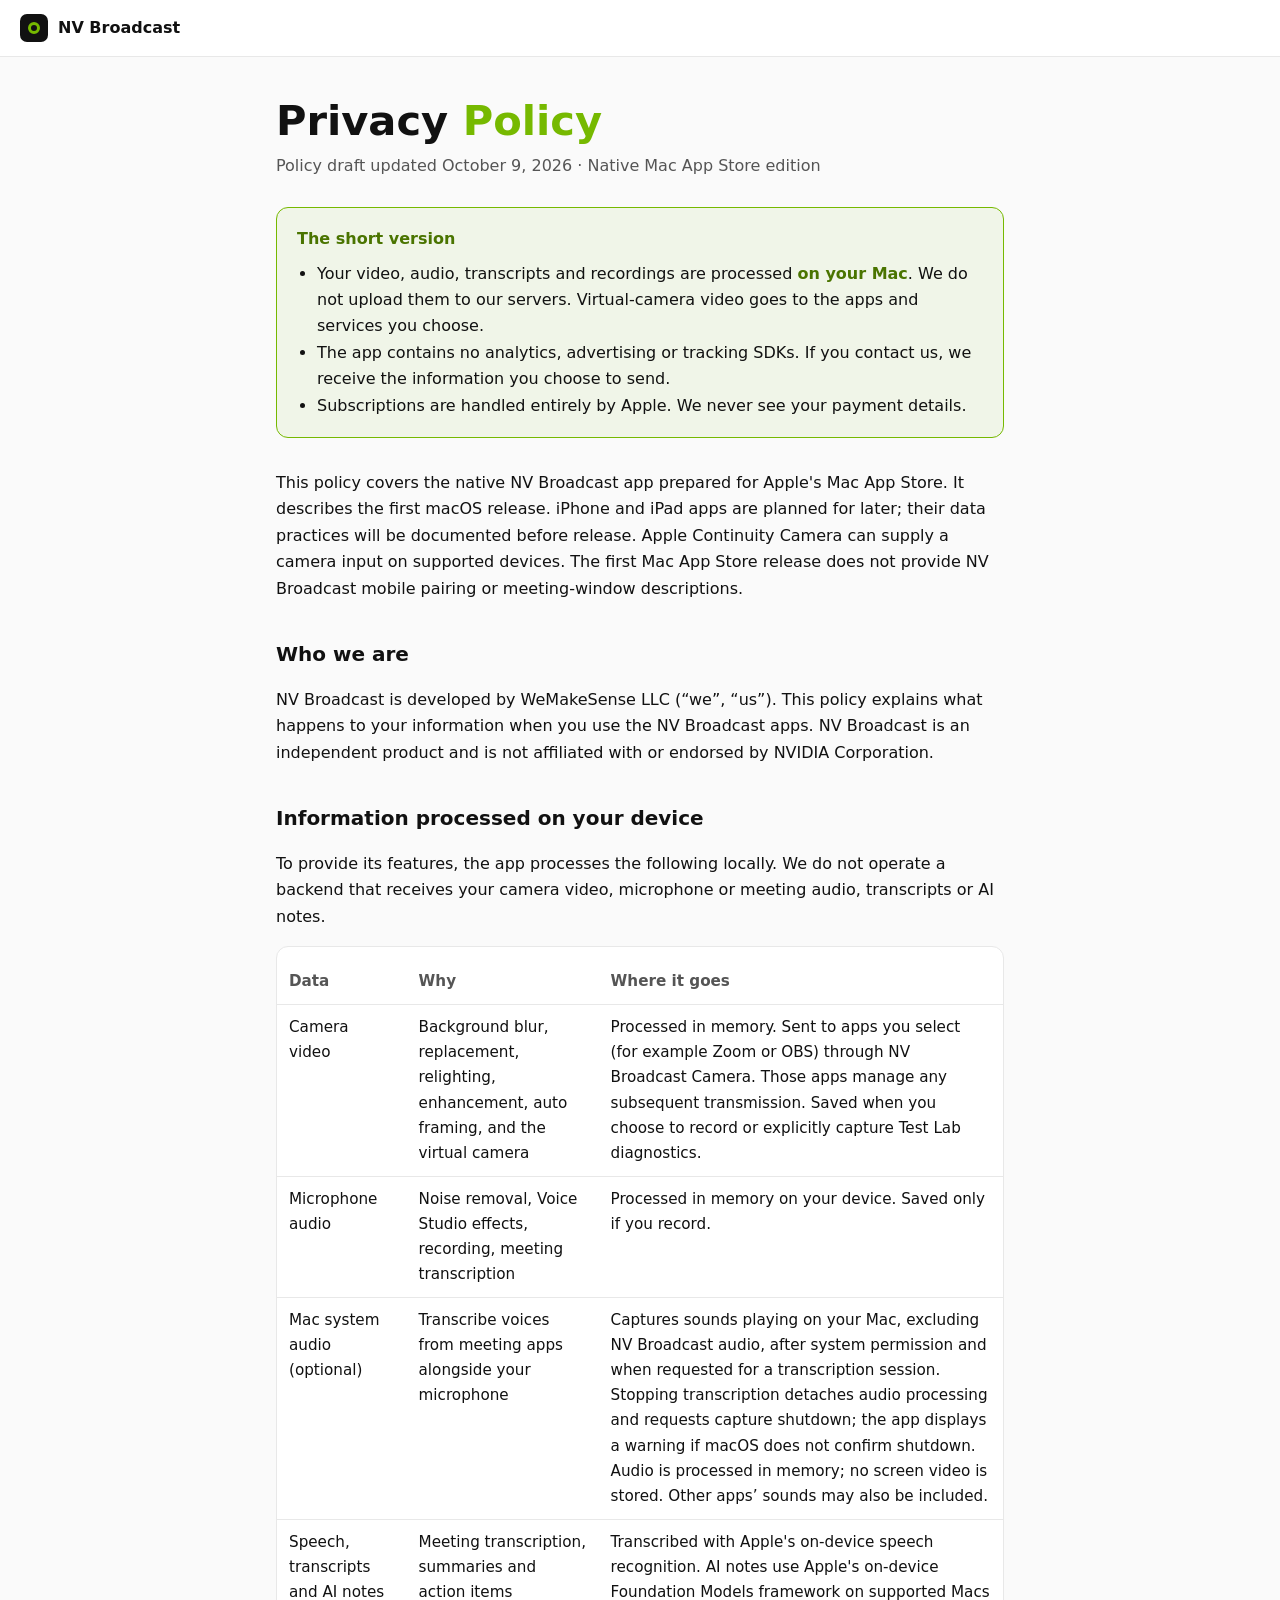
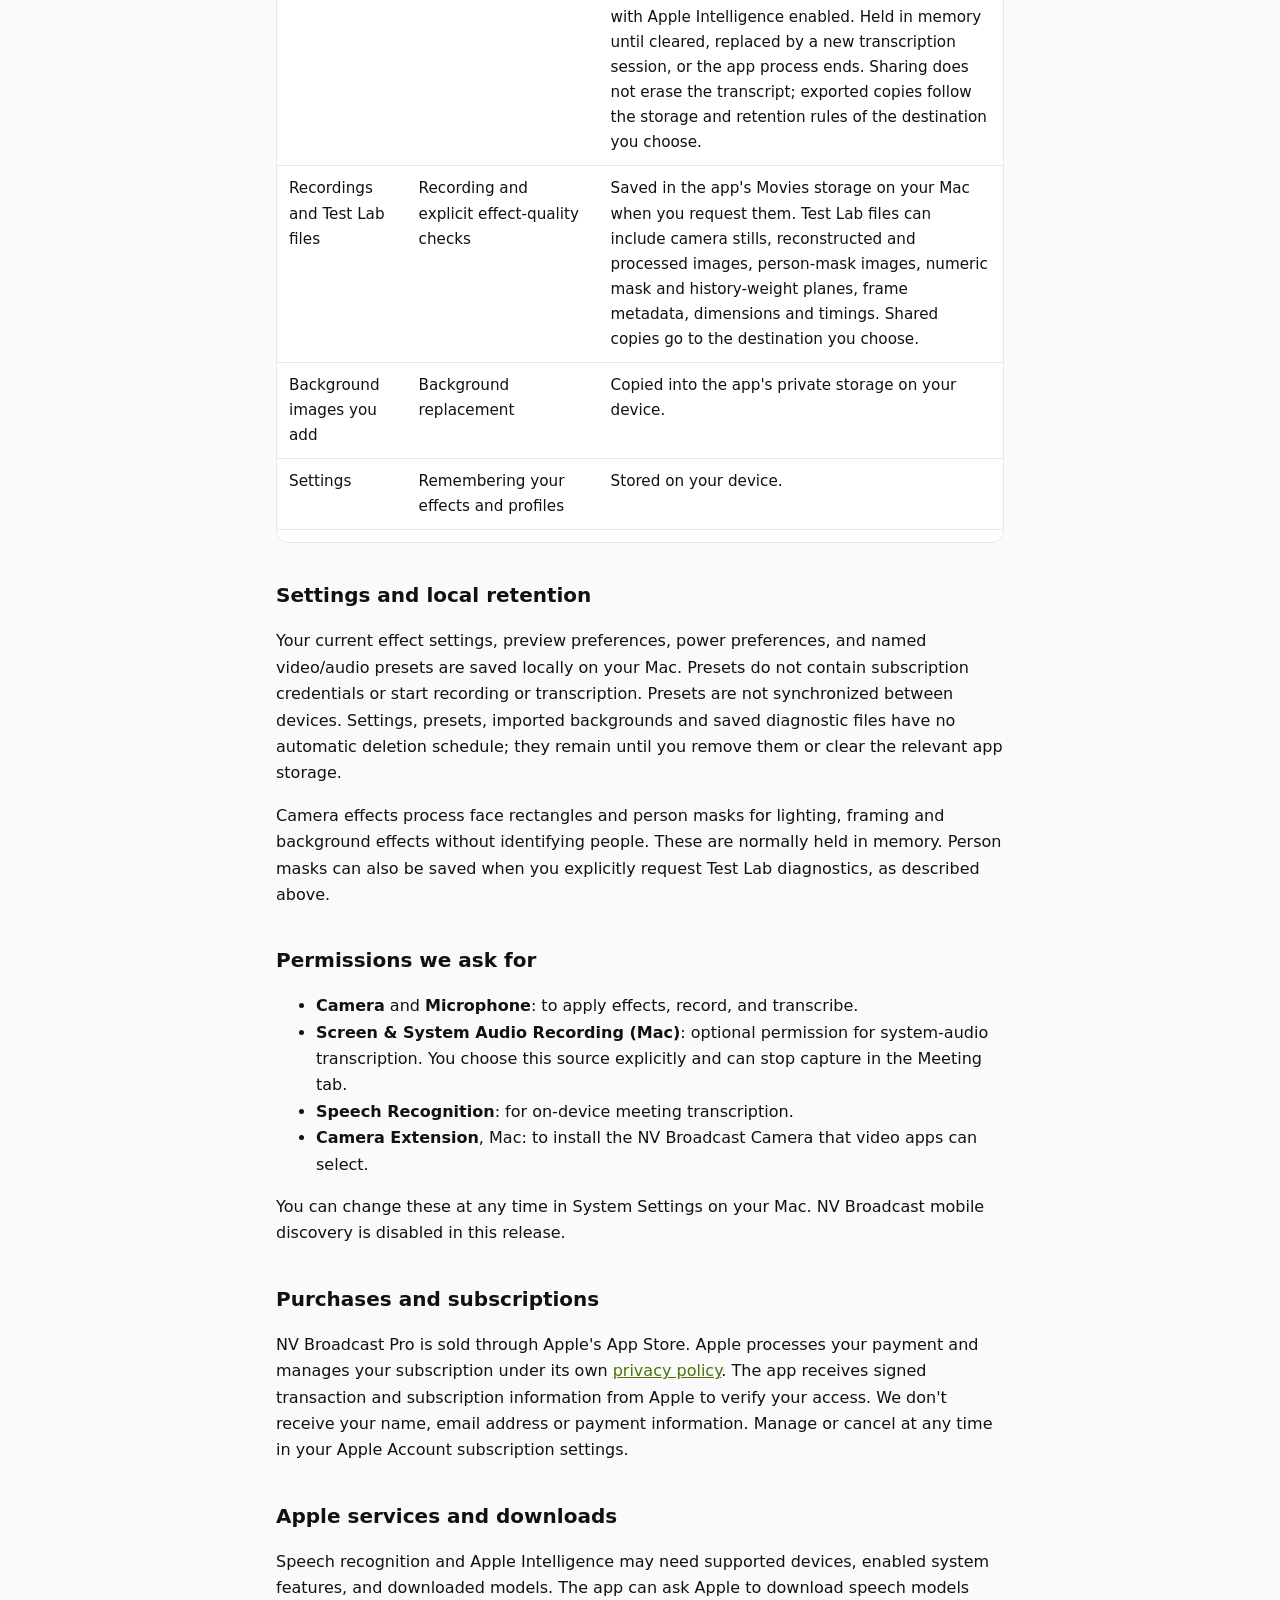
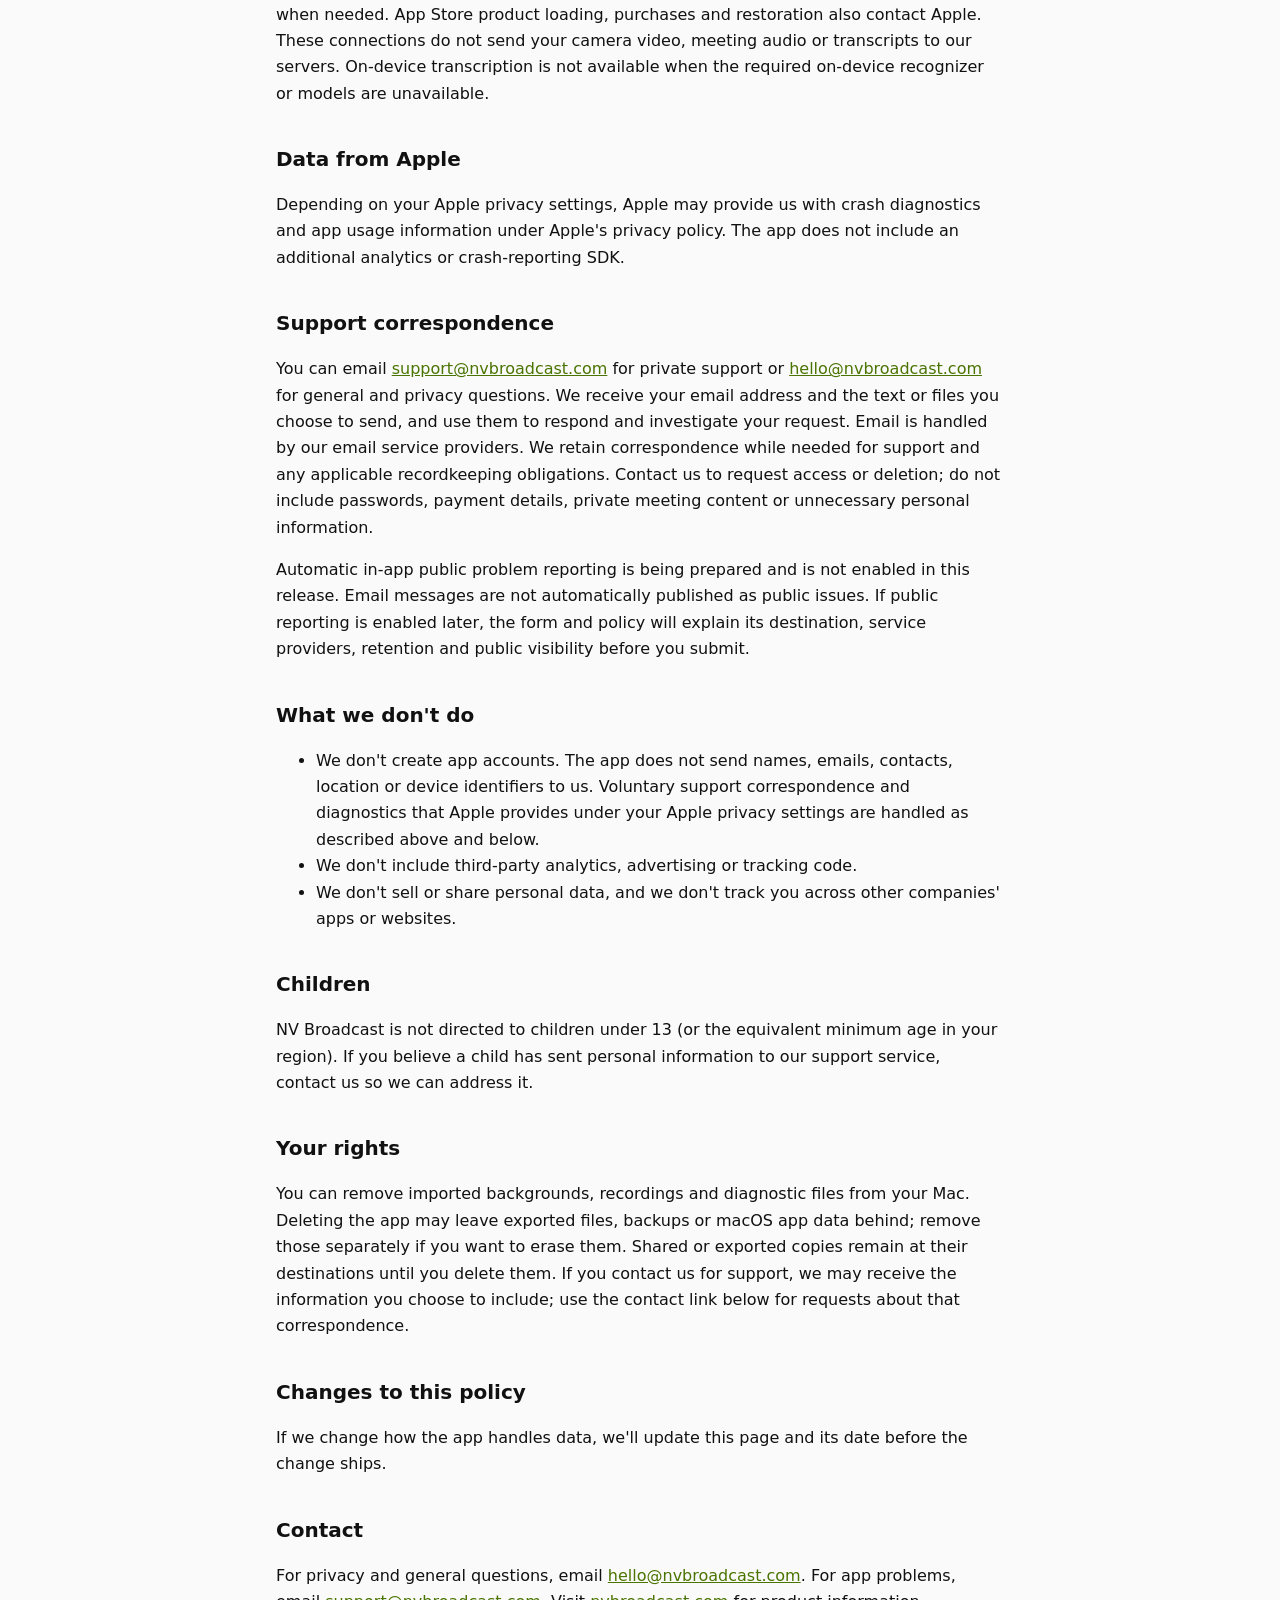
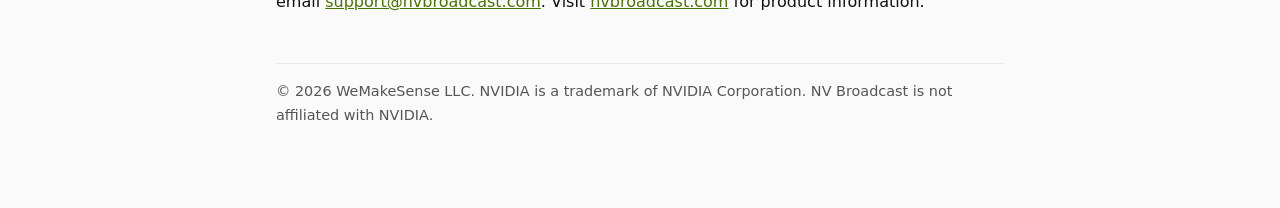
<file: docs/privacy/index.html>
<!DOCTYPE html>
<html lang="en">
<head>
<meta charset="utf-8">
<meta name="viewport" content="width=device-width, initial-scale=1">
<title>Privacy Policy — NV Broadcast for Mac</title>
<meta name="description" content="NV Broadcast for Mac processes your camera, microphone and meetings locally. Learn about permissions, storage and Apple subscriptions.">
<style>
  :root {
    --bg: #fafafa; --surface: #ffffff; --text: #111111; --text-secondary: #555555;
    --border: #e8e8e8; --accent: #76b900; --accent-text: #4a7400; --accent-surface: #76b90012;
  }
  @media (prefers-color-scheme: dark) {
    :root {
      --bg: #0e0e0e; --surface: #181818; --text: #f2f2f2; --text-secondary: #b0b0b0;
      --border: #2a2a2a; --accent-text: #8ad400; --accent-surface: #76b9001f;
    }
  }
  * { box-sizing: border-box; }
  body {
    margin: 0; background: var(--bg); color: var(--text);
    font: 16px/1.65 system-ui, -apple-system, "Segoe UI", sans-serif;
  }
  header {
    display: flex; align-items: center; gap: 10px; padding: 14px 20px;
    border-bottom: 1px solid var(--border); background: var(--surface);
  }
  header a { color: var(--text); text-decoration: none; font-weight: 700; display: flex; align-items: center; gap: 10px; }
  .logo { width: 28px; height: 28px; border-radius: 7px; background: #111; display: grid; place-items: center; }
  .logo span { width: 12px; height: 12px; border-radius: 50%; border: 3px solid var(--accent); }
  main { max-width: 760px; margin: 0 auto; padding: 40px 16px 80px; }
  h1 { font-size: clamp(2rem, 5vw, 2.6rem); line-height: 1.15; margin: 0 0 8px; }
  h1 em { font-style: normal; color: var(--accent); }
  .updated { color: var(--text-secondary); margin: 0 0 28px; }
  .summary {
    background: var(--accent-surface); border: 1px solid var(--accent); border-radius: 12px;
    padding: 18px 20px; margin-bottom: 32px;
  }
  .summary strong { color: var(--accent-text); }
  .summary ul { margin: 8px 0 0; padding-left: 20px; }
  h2 { font-size: 1.25rem; margin: 36px 0 8px; }
  p, li { color: var(--text); }
  table { width: 100%; border-collapse: collapse; margin: 12px 0; font-size: 0.95rem; }
  th, td { text-align: left; padding: 10px 12px; border-bottom: 1px solid var(--border); vertical-align: top; }
  th { color: var(--text-secondary); font-weight: 600; }
  .table-wrap { overflow-x: auto; background: var(--surface); border: 1px solid var(--border); border-radius: 12px; }
  a { color: var(--accent-text); }
  footer { color: var(--text-secondary); font-size: 0.9rem; border-top: 1px solid var(--border); margin-top: 48px; padding-top: 16px; }
</style>
</head>
<body>
<header>
  <a href="https://nvbroadcast.com"><span class="logo"><span></span></span>NV Broadcast</a>
</header>
<main>
  <h1>Privacy <em>Policy</em></h1>
  <p class="updated">Policy draft updated October 9, 2026 · Native Mac App Store edition</p>

  <div class="summary">
    <strong>The short version</strong>
    <ul>
      <li>Your video, audio, transcripts and recordings are processed <strong>on your Mac</strong>. We do not upload them to our servers. Virtual-camera video goes to the apps and services you choose.</li>
      <li>The app contains no analytics, advertising or tracking SDKs. If you contact us, we receive the information you choose to send.</li>
      <li>Subscriptions are handled entirely by Apple. We never see your payment details.</li>
    </ul>
  </div>

  <p>This policy covers the native NV Broadcast app prepared for Apple's Mac App Store. It describes the first macOS release. iPhone and iPad apps are planned for later; their data practices will be documented before release. Apple Continuity Camera can supply a camera input on supported devices. The first Mac App Store release does not provide NV Broadcast mobile pairing or meeting-window descriptions.</p>

  <h2>Who we are</h2>
  <p>NV Broadcast is developed by WeMakeSense LLC (“we”, “us”). This policy explains what happens to your information when you use the NV Broadcast apps. NV Broadcast is an independent product and is not affiliated with or endorsed by NVIDIA Corporation.</p>

  <h2>Information processed on your device</h2>
  <p>To provide its features, the app processes the following locally. We do not operate a backend that receives your camera video, microphone or meeting audio, transcripts or AI notes.</p>
  <div class="table-wrap">
  <table>
    <tr><th>Data</th><th>Why</th><th>Where it goes</th></tr>
    <tr><td>Camera video</td><td>Background blur, replacement, relighting, enhancement, auto framing, and the virtual camera</td><td>Processed in memory. Sent to apps you select (for example Zoom or OBS) through NV Broadcast Camera. Those apps manage any subsequent transmission. Saved when you choose to record or explicitly capture Test Lab diagnostics.</td></tr>
    <tr><td>Microphone audio</td><td>Noise removal, Voice Studio effects, recording, meeting transcription</td><td>Processed in memory on your device. Saved only if you record.</td></tr>
    <tr><td>Mac system audio (optional)</td><td>Transcribe voices from meeting apps alongside your microphone</td><td>Captures sounds playing on your Mac, excluding NV Broadcast audio, after system permission and when requested for a transcription session. Stopping transcription detaches audio processing and requests capture shutdown; the app displays a warning if macOS does not confirm shutdown. Audio is processed in memory; no screen video is stored. Other apps’ sounds may also be included.</td></tr>
    <tr><td>Speech, transcripts and AI notes</td><td>Meeting transcription, summaries and action items</td><td>Transcribed with Apple's on-device speech recognition. AI notes use Apple's on-device Foundation Models framework on supported Macs with Apple Intelligence enabled. Held in memory until cleared, replaced by a new transcription session, or the app process ends. Sharing does not erase the transcript; exported copies follow the storage and retention rules of the destination you choose.</td></tr>
    <tr><td>Recordings and Test Lab files</td><td>Recording and explicit effect-quality checks</td><td>Saved in the app's Movies storage on your Mac when you request them. Test Lab files can include camera stills, reconstructed and processed images, person-mask images, numeric mask and history-weight planes, frame metadata, dimensions and timings. Shared copies go to the destination you choose.</td></tr>
    <tr><td>Background images you add</td><td>Background replacement</td><td>Copied into the app's private storage on your device.</td></tr>
    <tr><td>Settings</td><td>Remembering your effects and profiles</td><td>Stored on your device.</td></tr>
  </table>
  </div>

  <h2>Settings and local retention</h2>
  <p>Your current effect settings, preview preferences, power preferences, and named video/audio presets are saved locally on your Mac. Presets do not contain subscription credentials or start recording or transcription. Presets are not synchronized between devices. Settings, presets, imported backgrounds and saved diagnostic files have no automatic deletion schedule; they remain until you remove them or clear the relevant app storage.</p>

  <p>Camera effects process face rectangles and person masks for lighting, framing and background effects without identifying people. These are normally held in memory. Person masks can also be saved when you explicitly request Test Lab diagnostics, as described above.</p>

  <h2>Permissions we ask for</h2>
  <ul>
    <li><strong>Camera</strong> and <strong>Microphone</strong>: to apply effects, record, and transcribe.</li>
    <li><strong>Screen &amp; System Audio Recording (Mac)</strong>: optional permission for system-audio transcription. You choose this source explicitly and can stop capture in the Meeting tab.</li>
    <li><strong>Speech Recognition</strong>: for on-device meeting transcription.</li>
    <li><strong>Camera Extension</strong>, Mac: to install the NV Broadcast Camera that video apps can select.</li>
  </ul>
  <p>You can change these at any time in System Settings on your Mac. NV Broadcast mobile discovery is disabled in this release.</p>

  <h2>Purchases and subscriptions</h2>
  <p>NV Broadcast Pro is sold through Apple's App Store. Apple processes your payment and manages your subscription under its own <a href="https://www.apple.com/legal/privacy/">privacy policy</a>. The app receives signed transaction and subscription information from Apple to verify your access. We don't receive your name, email address or payment information. Manage or cancel at any time in your Apple Account subscription settings.</p>

  <h2>Apple services and downloads</h2>
  <p>Speech recognition and Apple Intelligence may need supported devices, enabled system features, and downloaded models. The app can ask Apple to download speech models when needed. App Store product loading, purchases and restoration also contact Apple. These connections do not send your camera video, meeting audio or transcripts to our servers. On-device transcription is not available when the required on-device recognizer or models are unavailable.</p>

  <h2>Data from Apple</h2>
  <p>Depending on your Apple privacy settings, Apple may provide us with crash diagnostics and app usage information under Apple's privacy policy. The app does not include an additional analytics or crash-reporting SDK.</p>

  <h2>Support correspondence</h2>
  <p>You can email <a href="mailto:support@nvbroadcast.com">support@nvbroadcast.com</a> for private support or <a href="mailto:hello@nvbroadcast.com">hello@nvbroadcast.com</a> for general and privacy questions. We receive your email address and the text or files you choose to send, and use them to respond and investigate your request. Email is handled by our email service providers. We retain correspondence while needed for support and any applicable recordkeeping obligations. Contact us to request access or deletion; do not include passwords, payment details, private meeting content or unnecessary personal information.</p>
  <p>Automatic in-app public problem reporting is being prepared and is not enabled in this release. Email messages are not automatically published as public issues. If public reporting is enabled later, the form and policy will explain its destination, service providers, retention and public visibility before you submit.</p>

  <h2>What we don't do</h2>
  <ul>
    <li>We don't create app accounts. The app does not send names, emails, contacts, location or device identifiers to us. Voluntary support correspondence and diagnostics that Apple provides under your Apple privacy settings are handled as described above and below.</li>
    <li>We don't include third-party analytics, advertising or tracking code.</li>
    <li>We don't sell or share personal data, and we don't track you across other companies' apps or websites.</li>
  </ul>

  <h2>Children</h2>
  <p>NV Broadcast is not directed to children under 13 (or the equivalent minimum age in your region). If you believe a child has sent personal information to our support service, contact us so we can address it.</p>

  <h2>Your rights</h2>
  <p>You can remove imported backgrounds, recordings and diagnostic files from your Mac. Deleting the app may leave exported files, backups or macOS app data behind; remove those separately if you want to erase them. Shared or exported copies remain at their destinations until you delete them. If you contact us for support, we may receive the information you choose to include; use the contact link below for requests about that correspondence.</p>

  <h2>Changes to this policy</h2>
  <p>If we change how the app handles data, we'll update this page and its date before the change ships.</p>

  <h2>Contact</h2>
  <p>For privacy and general questions, email <a href="mailto:hello@nvbroadcast.com">hello@nvbroadcast.com</a>. For app problems, email <a href="mailto:support@nvbroadcast.com">support@nvbroadcast.com</a>. Visit <a href="https://nvbroadcast.com">nvbroadcast.com</a> for product information.</p>

  <footer>© 2026 WeMakeSense LLC. NVIDIA is a trademark of NVIDIA Corporation. NV Broadcast is not affiliated with NVIDIA.</footer>
</main>
</body>
</html>
</file>
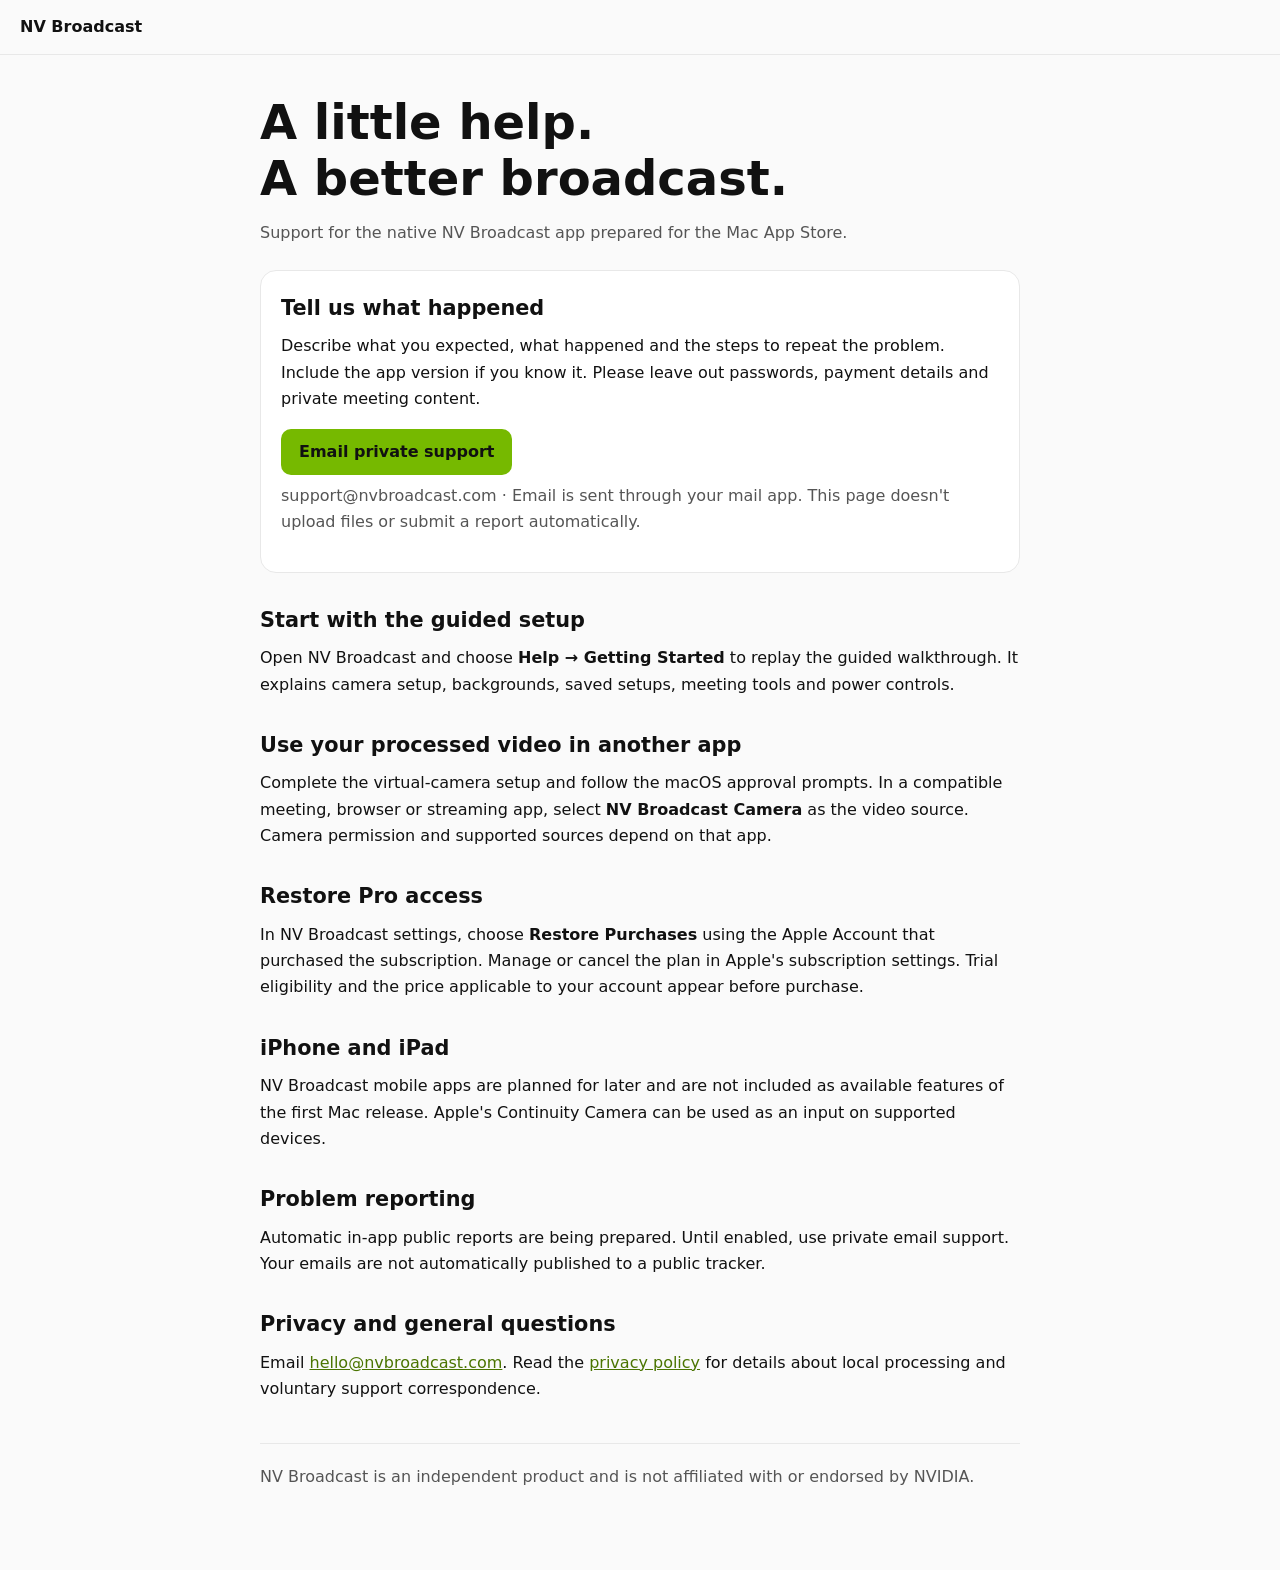
<file: docs/support/index.html>
<!DOCTYPE html>
<html lang="en">
<head>
<meta charset="utf-8">
<meta name="viewport" content="width=device-width, initial-scale=1">
<meta name="description" content="Help and private email support for the native NV Broadcast Mac app.">
<title>Support — NV Broadcast for Mac</title>
<style>
  :root { color-scheme: light dark; --bg: #fafafa; --surface: white; --text: #111;
    --muted: #555; --border: #e8e8e8; --accent: #4a7400; }
  @media (prefers-color-scheme: dark) { :root { --bg: #0e0e0e; --surface: #181818;
    --text: #eee; --muted: #b0b0b0; --border: #2a2a2a; --accent: #8ad400; } }
  * { box-sizing: border-box; }
  body { margin: 0; background: var(--bg); color: var(--text); font: 16px/1.65 system-ui, -apple-system, sans-serif; }
  header { padding: 14px 20px; border-bottom: 1px solid var(--border); }
  header a { color: var(--text); font-weight: 700; text-decoration: none; }
  main { max-width: 800px; padding: 40px 20px 80px; margin: auto; }
  h1 { font-size: clamp(2rem, 6vw, 3rem); line-height: 1.15; margin: 0 0 14px; }
  h2 { font-size: 1.3rem; margin: 30px 0 8px; }
  p { margin: 8px 0 16px; }
  a { color: var(--accent); overflow-wrap: anywhere; }
  a:focus-visible { outline: 3px solid var(--accent); outline-offset: 4px; }
  .muted { color: var(--muted); }
  .card { padding: 20px; margin: 24px 0; border: 1px solid var(--border); border-radius: 16px; background: var(--surface); }
  .action { display: inline-block; padding: 10px 18px; border-radius: 10px; background: #76b900; color: #111; font-weight: 650; text-decoration: none; }
  footer { border-top: 1px solid var(--border); padding-top: 20px; margin-top: 40px; color: var(--muted); }
</style>
</head>
<body>
<header><a href="https://nvbroadcast.com">NV Broadcast</a></header>
<main>
  <h1>A little help.<br>A better broadcast.</h1>
  <p class="muted">Support for the native NV Broadcast app prepared for the Mac App Store.</p>
  <section class="card" aria-labelledby="contact">
    <h2 id="contact" style="margin-top:0">Tell us what happened</h2>
    <p>Describe what you expected, what happened and the steps to repeat the problem. Include the app version if you know it. Please leave out passwords, payment details and private meeting content.</p>
    <a class="action" href="mailto:support@nvbroadcast.com">Email private support</a>
    <p class="muted">support@nvbroadcast.com · Email is sent through your mail app. This page doesn't upload files or submit a report automatically.</p>
  </section>
  <h2>Start with the guided setup</h2>
  <p>Open NV Broadcast and choose <strong>Help → Getting Started</strong> to replay the guided walkthrough. It explains camera setup, backgrounds, saved setups, meeting tools and power controls.</p>
  <h2>Use your processed video in another app</h2>
  <p>Complete the virtual-camera setup and follow the macOS approval prompts. In a compatible meeting, browser or streaming app, select <strong>NV Broadcast Camera</strong> as the video source. Camera permission and supported sources depend on that app.</p>
  <h2>Restore Pro access</h2>
  <p>In NV Broadcast settings, choose <strong>Restore Purchases</strong> using the Apple Account that purchased the subscription. Manage or cancel the plan in Apple's subscription settings. Trial eligibility and the price applicable to your account appear before purchase.</p>
  <h2>iPhone and iPad</h2>
  <p>NV Broadcast mobile apps are planned for later and are not included as available features of the first Mac release. Apple's Continuity Camera can be used as an input on supported devices.</p>
  <h2>Problem reporting</h2>
  <p>Automatic in-app public reports are being prepared. Until enabled, use private email support. Your emails are not automatically published to a public tracker.</p>
  <h2>Privacy and general questions</h2>
  <p>Email <a href="mailto:hello@nvbroadcast.com">hello@nvbroadcast.com</a>. Read the <a href="https://nvbroadcast.com/privacy">privacy policy</a> for details about local processing and voluntary support correspondence.</p>
  <footer>NV Broadcast is an independent product and is not affiliated with or endorsed by NVIDIA.</footer>
</main>
</body>
</html>
</file>
